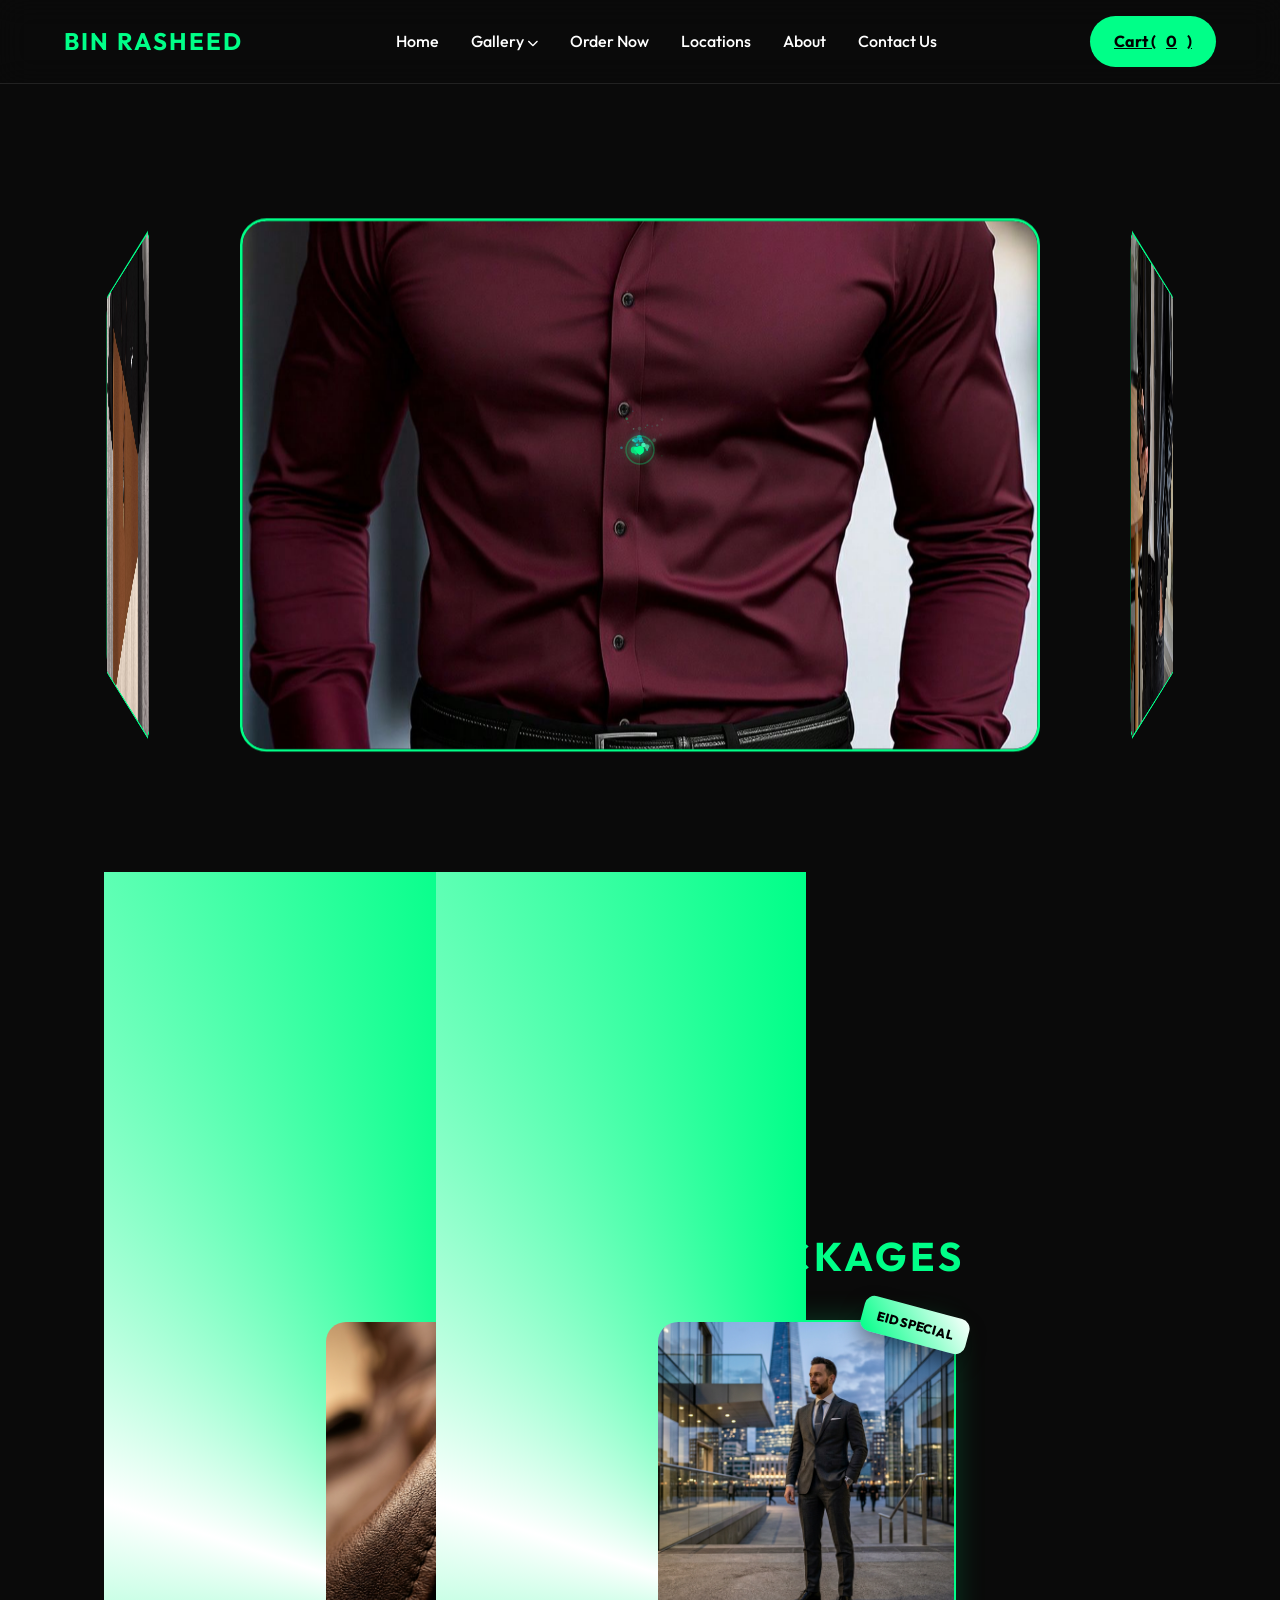
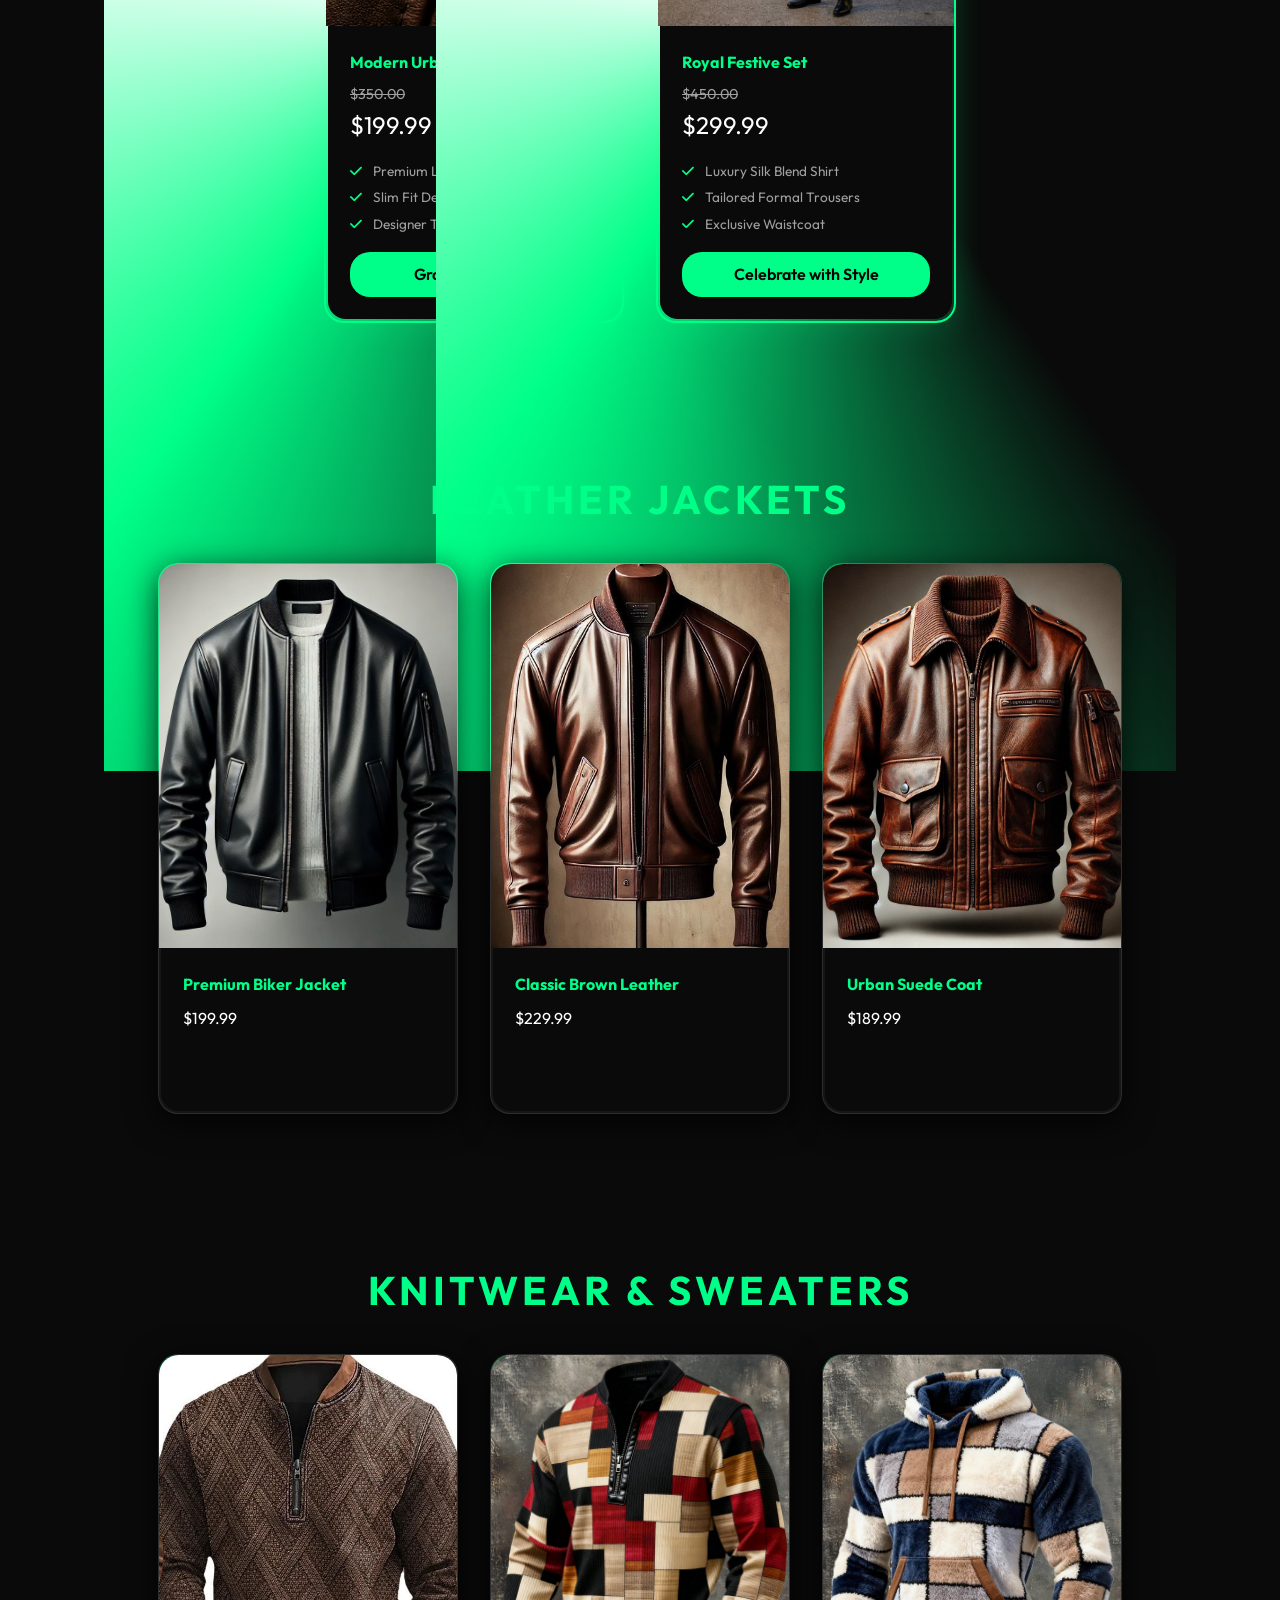
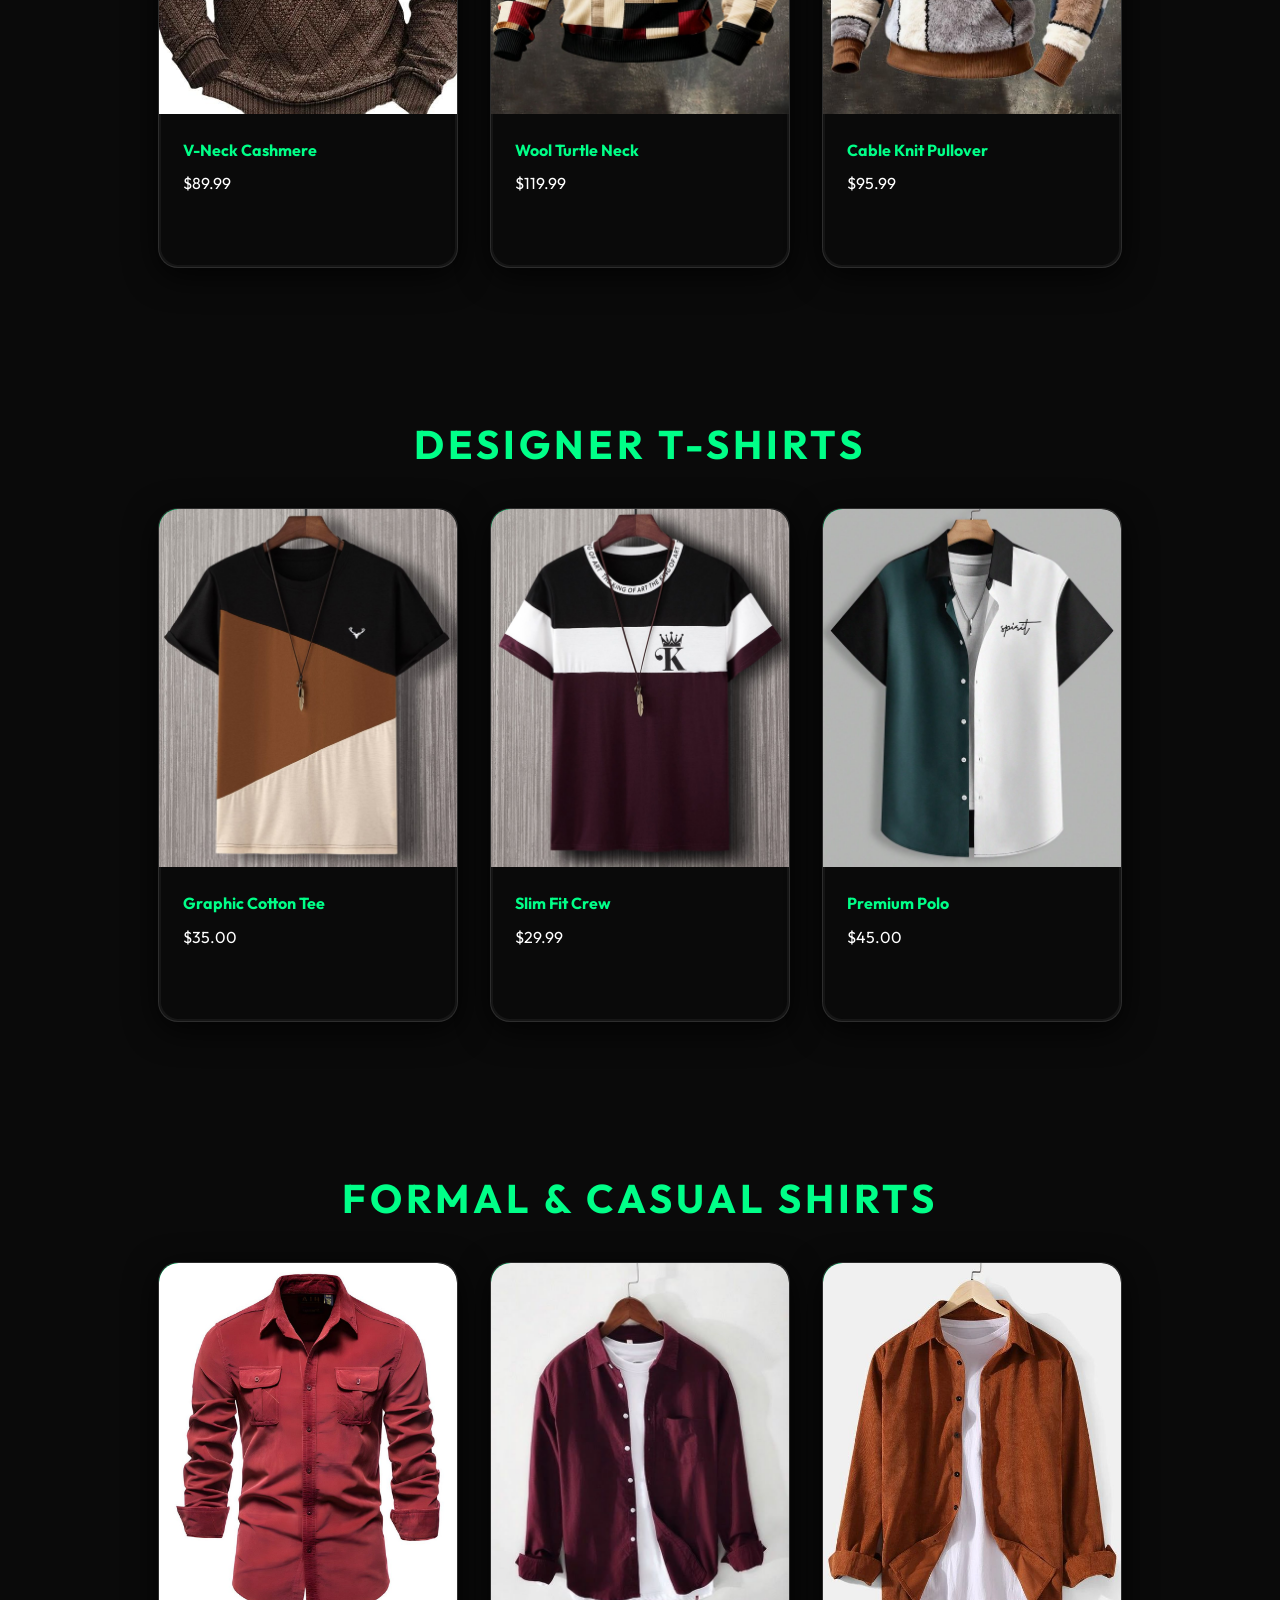
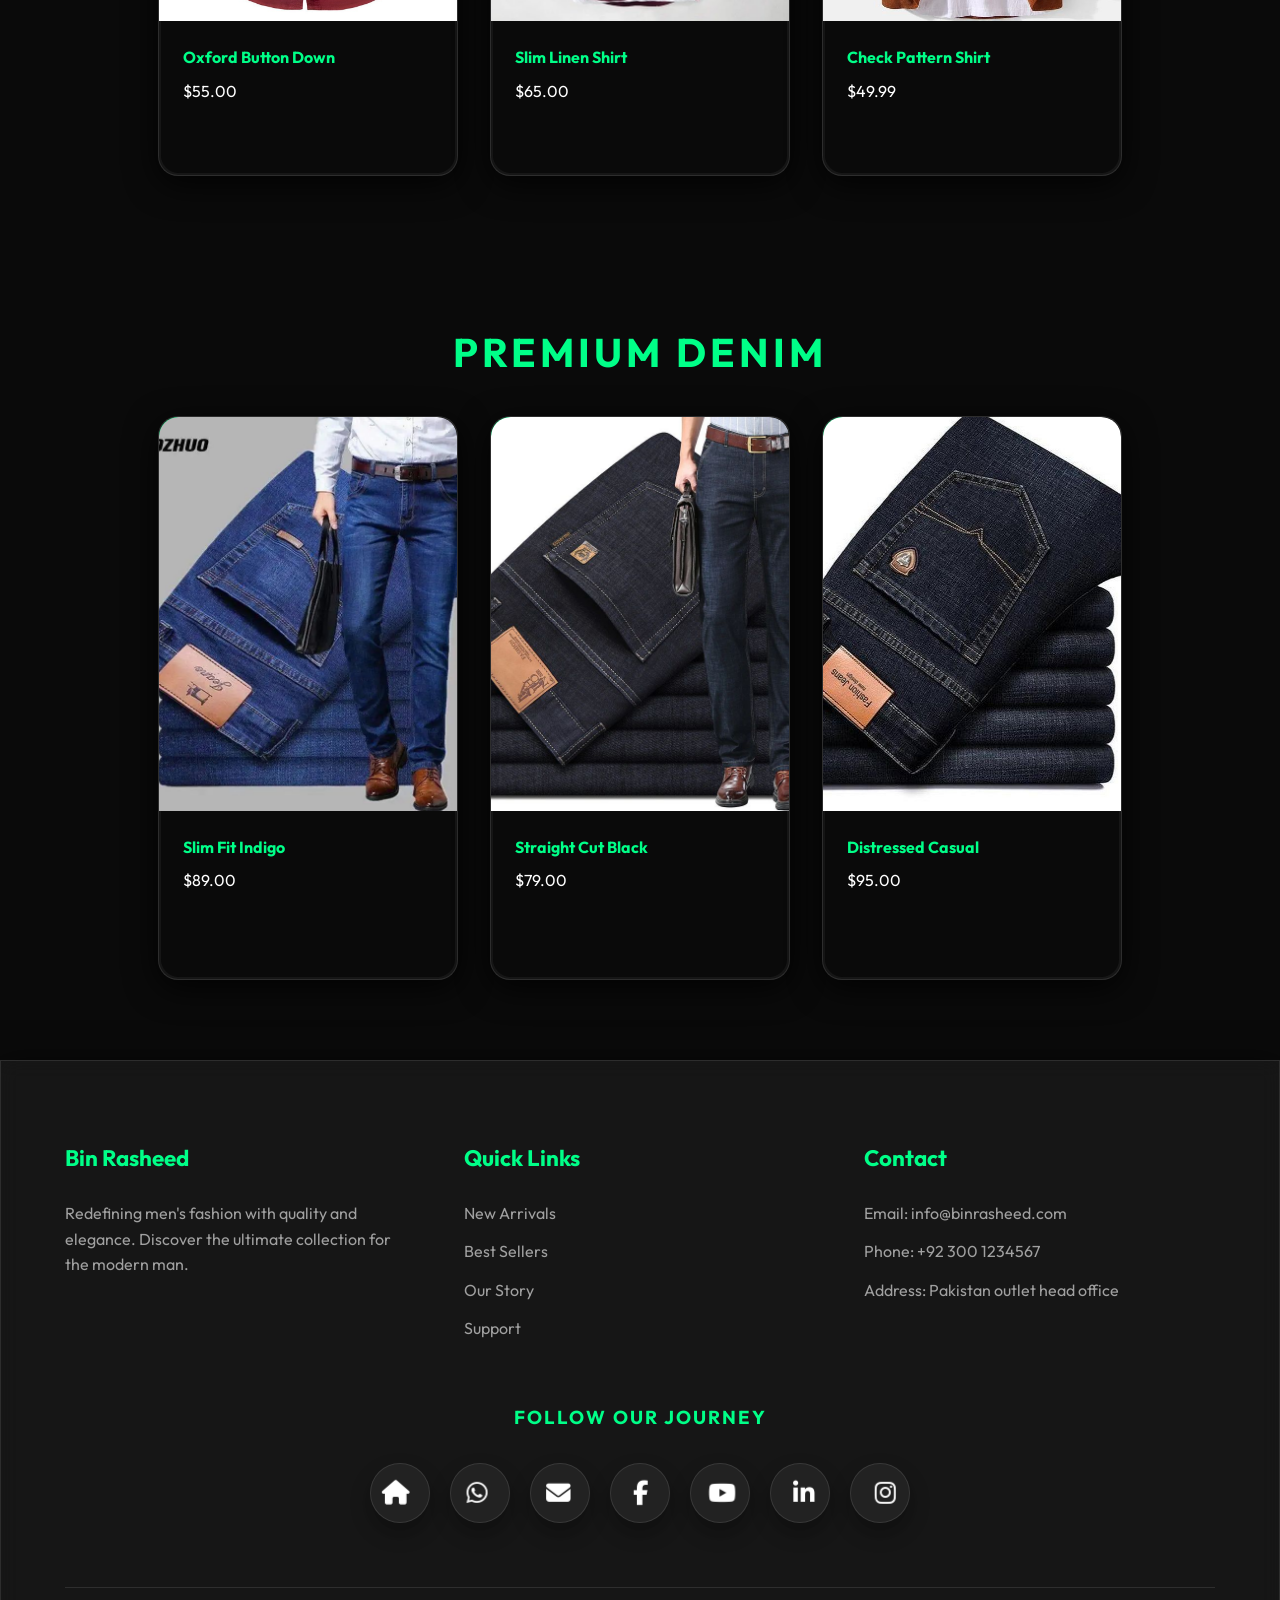
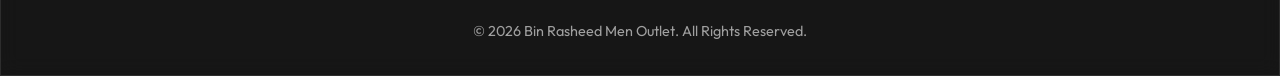
<file: index.html>
<!DOCTYPE html>
<html lang="en">

<head>
    <meta charset="UTF-8">
    <meta name="viewport" content="width=device-width, initial-scale=1.0">
    <title>Bin Rasheed Men Outlet | Official 3D Store</title>
    <link rel="stylesheet" href="style.css">
    <link rel="stylesheet" href="https://cdnjs.cloudflare.com/ajax/libs/font-awesome/6.4.2/css/all.min.css">
</head>

<body>
    <div id="app"></div>
    <nav>
        <div class="logo">Bin Rasheed</div>
        <div class="mobile-toggle">
            <span></span>
            <span></span>
            <span></span>
        </div>
        <ul class="nav-links">
            <li><a href="index.html">Home</a></li>
            <li class="dropdown">
                <a href="gallery.html">Gallery <i class="fas fa-chevron-down" style="font-size: 0.7rem;"></i></a>
                <div class="dropdown-content">
                    <a href="gallery.html#packages" class="dropdown-item">Blessed Friday</a>
                    <a href="gallery.html#packages" class="dropdown-item">Eid Package</a>
                </div>
            </li>
            <li><a href="order.html">Order Now</a></li>
            <li><a href="locations.html">Locations</a></li>
            <li><a href="about.html">About</a></li>
            <li><a href="contact.html">Contact Us</a></li>
        </ul>
        <div class="nav-actions">
            <a href="order.html" class="cart-btn">
                Cart (<span class="cart-count">0</span>)
            </a>
        </div>
    </nav>

    <header class="carousel-container">
        <div class="carousel-stage">
            <!-- 360 Carousel Items -->
            <div class="carousel-item"
                style="transform: rotateY(0deg) translateZ(500px); border-color: var(--primary);">
                <img src="image/cover iamge-1.jpg" alt="Collection 1">
            </div>
            <div class="carousel-item"
                style="transform: rotateY(72deg) translateZ(500px); border-color: var(--primary);">
                <img src="image/cover iamge.jpg" alt="Collection 2">
            </div>
            <div class="carousel-item"
                style="transform: rotateY(144deg) translateZ(500px); border-color: var(--primary);">
                <img src="image/leather jacket image-3.jpg" alt="Collection 3">
            </div>
            <div class="carousel-item"
                style="transform: rotateY(216deg) translateZ(500px); border-color: var(--primary);">
                <img src="image/men Shirt-4.jpg" alt="Collection 4">
            </div>
            <div class="carousel-item"
                style="transform: rotateY(288deg) translateZ(500px); border-color: var(--primary);">
                <img src="image/men T-shirt-1.jpg" alt="Collection 5">
            </div>
        </div>
    </header>

    <main>
        <!-- Add substantial spacing below carousel -->
        <div style="height: 30vh;"></div>

        <!-- Featured Packages Section -->
        <section id="featured-packages">
            <h2 class="section-title">Limited Edition Packages</h2>
            <div class="product-grid">
                <!-- Blessed Friday Package -->
                <div class="card-3d glass package-card">
                    <span class="premium-badge">Blessed Friday</span>
                    <div class="card-img-container">
                        <img src="image/premium_quality.png" alt="Blessed Friday Bundle">
                    </div>
                    <div class="card-info">
                        <h4>Modern Urban Bundle</h4>
                        <p style="text-decoration: line-through; color: var(--text-muted); font-size: 0.9rem;">$350.00
                        </p>
                        <p style="font-size: 1.5rem; color: #fff;">$199.99</p>
                        <ul class="package-features">
                            <li><i class="fas fa-check"></i> Premium Leather Jacket</li>
                            <li><i class="fas fa-check"></i> Slim Fit Denim</li>
                            <li><i class="fas fa-check"></i> Designer T-Shirt</li>
                        </ul>
                        <a href="order.html" class="order-btn"
                            style="text-decoration: none; text-align: center; display: block;">Grab This Bundle</a>
                    </div>
                </div>

                <!-- Eid Package -->
                <div class="card-3d glass package-card">
                    <span class="premium-badge">Eid Special</span>
                    <div class="card-img-container">
                        <img src="image/modern_fit.png" alt="Eid Festive Suit">
                    </div>
                    <div class="card-info">
                        <h4>Royal Festive Set</h4>
                        <p style="text-decoration: line-through; color: var(--text-muted); font-size: 0.9rem;">$450.00
                        </p>
                        <p style="font-size: 1.5rem; color: #fff;">$299.99</p>
                        <ul class="package-features">
                            <li><i class="fas fa-check"></i> Luxury Silk Blend Shirt</li>
                            <li><i class="fas fa-check"></i> Tailored Formal Trousers</li>
                            <li><i class="fas fa-check"></i> Exclusive Waistcoat</li>
                        </ul>
                        <a href="order.html" class="order-btn"
                            style="text-decoration: none; text-align: center; display: block;">Celebrate with Style</a>
                    </div>
                </div>
            </div>
        </section>

        <!-- Jacket Section -->
        <section id="jackets">
            <h2 class="section-title">Leather Jackets</h2>
            <div class="product-grid">
                <div class="card-3d glass">
                    <div class="card-img-container">
                        <img src="image/leather jacket image-1.jpg" alt="Leather Jacket 1">
                    </div>
                    <div class="card-info">
                        <h4>Premium Biker Jacket</h4>
                        <p>$199.99</p>
                    </div>
                </div>
                <div class="card-3d glass">
                    <div class="card-img-container">
                        <img src="image/leather jacket image-2.jpg" alt="Leather Jacket 2">
                    </div>
                    <div class="card-info">
                        <h4>Classic Brown Leather</h4>
                        <p>$229.99</p>
                    </div>
                </div>
                <div class="card-3d glass">
                    <div class="card-img-container">
                        <img src="image/leather jacket image-3.jpg" alt="Leather Jacket 3">
                    </div>
                    <div class="card-info">
                        <h4>Urban Suede Coat</h4>
                        <p>$189.99</p>
                    </div>
                </div>
            </div>
        </section>

        <!-- Sweater Section -->
        <section id="sweaters">
            <h2 class="section-title">Knitwear & Sweaters</h2>
            <div class="product-grid">
                <div class="card-3d glass">
                    <div class="card-img-container">
                        <img src="image/men sweater image-1.jpg" alt="Sweater 1">
                    </div>
                    <div class="card-info">
                        <h4>V-Neck Cashmere</h4>
                        <p>$89.99</p>
                    </div>
                </div>
                <div class="card-3d glass">
                    <div class="card-img-container">
                        <img src="image/men sweater image-2.jpg" alt="Sweater 2">
                    </div>
                    <div class="card-info">
                        <h4>Wool Turtle Neck</h4>
                        <p>$119.99</p>
                    </div>
                </div>
                <div class="card-3d glass">
                    <div class="card-img-container">
                        <img src="image/men sweater image-3.jpg" alt="Sweater 3">
                    </div>
                    <div class="card-info">
                        <h4>Cable Knit Pullover</h4>
                        <p>$95.99</p>
                    </div>
                </div>
            </div>
        </section>

        <!-- T-Shirts Section -->
        <section id="tshirts">
            <h2 class="section-title">Designer T-Shirts</h2>
            <div class="product-grid">
                <div class="card-3d glass">
                    <div class="card-img-container">
                        <img src="image/men T-shirt-1.jpg" alt="T-Shirt 1">
                    </div>
                    <div class="card-info">
                        <h4>Graphic Cotton Tee</h4>
                        <p>$35.00</p>
                    </div>
                </div>
                <div class="card-3d glass">
                    <div class="card-img-container">
                        <img src="image/men T-shirt-2.jpg" alt="T-Shirt 2">
                    </div>
                    <div class="card-info">
                        <h4>Slim Fit Crew</h4>
                        <p>$29.99</p>
                    </div>
                </div>
                <div class="card-3d glass">
                    <div class="card-img-container">
                        <img src="image/men T-shirt-3.jpg" alt="T-Shirt 3">
                    </div>
                    <div class="card-info">
                        <h4>Premium Polo</h4>
                        <p>$45.00</p>
                    </div>
                </div>
            </div>
        </section>

        <!-- Shirts Section -->
        <section id="shirts">
            <h2 class="section-title">Formal & Casual Shirts</h2>
            <div class="product-grid">
                <div class="card-3d glass">
                    <div class="card-img-container">
                        <img src="image/men Shirt-1.jpg" alt="Shirt 1">
                    </div>
                    <div class="card-info">
                        <h4>Oxford Button Down</h4>
                        <p>$55.00</p>
                    </div>
                </div>
                <div class="card-3d glass">
                    <div class="card-img-container">
                        <img src="image/men Shirt-2.jpg" alt="Shirt 2">
                    </div>
                    <div class="card-info">
                        <h4>Slim Linen Shirt</h4>
                        <p>$65.00</p>
                    </div>
                </div>
                <div class="card-3d glass">
                    <div class="card-img-container">
                        <img src="image/men Shirt-3.jpg" alt="Shirt 3">
                    </div>
                    <div class="card-info">
                        <h4>Check Pattern Shirt</h4>
                        <p>$49.99</p>
                    </div>
                </div>
            </div>
        </section>

        <!-- Jeans Section -->
        <section id="jeans">
            <h2 class="section-title">Premium Denim</h2>
            <div class="product-grid">
                <div class="card-3d glass">
                    <div class="card-img-container">
                        <img src="image/men jeans-1.jpg" alt="Jean 1">
                    </div>
                    <div class="card-info">
                        <h4>Slim Fit Indigo</h4>
                        <p>$89.00</p>
                    </div>
                </div>
                <div class="card-3d glass">
                    <div class="card-img-container">
                        <img src="image/men jeans-2.jpg" alt="Jean 2">
                    </div>
                    <div class="card-info">
                        <h4>Straight Cut Black</h4>
                        <p>$79.00</p>
                    </div>
                </div>
                <div class="card-3d glass">
                    <div class="card-img-container">
                        <img src="image/men jeans-3.jpg" alt="Jean 3">
                    </div>
                    <div class="card-info">
                        <h4>Distressed Casual</h4>
                        <p>$95.00</p>
                    </div>
                </div>
            </div>
        </section>
    </main>

    <footer class="glass">
        <div class="footer-content">
            <div class="footer-section">
                <h3>Bin Rasheed</h3>
                <p>Redefining men's fashion with quality and elegance. Discover the ultimate collection for the modern
                    man.</p>
            </div>
            <div class="footer-section">
                <h3>Quick Links</h3>
                <a href="gallery.html">New Arrivals</a>
                <a href="order.html">Best Sellers</a>
                <a href="about.html">Our Story</a>
                <a href="contact.html">Support</a>
            </div>
            <div class="footer-section">
                <h3>Contact</h3>
                <p>Email: info@binrasheed.com</p>
                <p>Phone: +92 300 1234567</p>
                <p>Address: Pakistan outlet head office</p>
            </div>
        </div>

        <div class="social-links-container" style="width: 100%; text-align: center; margin-top: 3rem;">
            <h3 style="color: var(--primary); margin-bottom: 1rem; text-transform: uppercase; letter-spacing: 2px;">
                Follow Our Journey</h3>
            <div class="social-links">
                <a href="index.html" class="social-icon home-link" title="Home"><i class="fas fa-house"></i></a>
                <a href="https://wa.me/923001234567" class="social-icon" target="_blank" rel="noopener noreferrer" title="WhatsApp"><i class="fab fa-whatsapp"></i></a>
                <a href="mailto:info@binrasheed.com" class="social-icon" title="Email"><i class="fas fa-envelope"></i></a>
                <a href="https://www.facebook.com" class="social-icon" target="_blank" rel="noopener noreferrer" title="Facebook"><i class="fab fa-facebook-f"></i></a>
                <a href="https://www.youtube.com" class="social-icon" target="_blank" rel="noopener noreferrer" title="YouTube"><i class="fab fa-youtube"></i></a>
                <a href="https://www.linkedin.com" class="social-icon" target="_blank" rel="noopener noreferrer" title="LinkedIn"><i class="fab fa-linkedin-in"></i></a>
                <a href="https://www.instagram.com" class="social-icon" target="_blank" rel="noopener noreferrer" title="Instagram"><i class="fab fa-instagram"></i></a>
            </div>
        </div>
        <div class="footer-bottom">
            <p>&copy; 2026 Bin Rasheed Men Outlet. All Rights Reserved.</p>
        </div>
    </footer>

    <script src="app.js"></script>
</body>

</html>
</file>
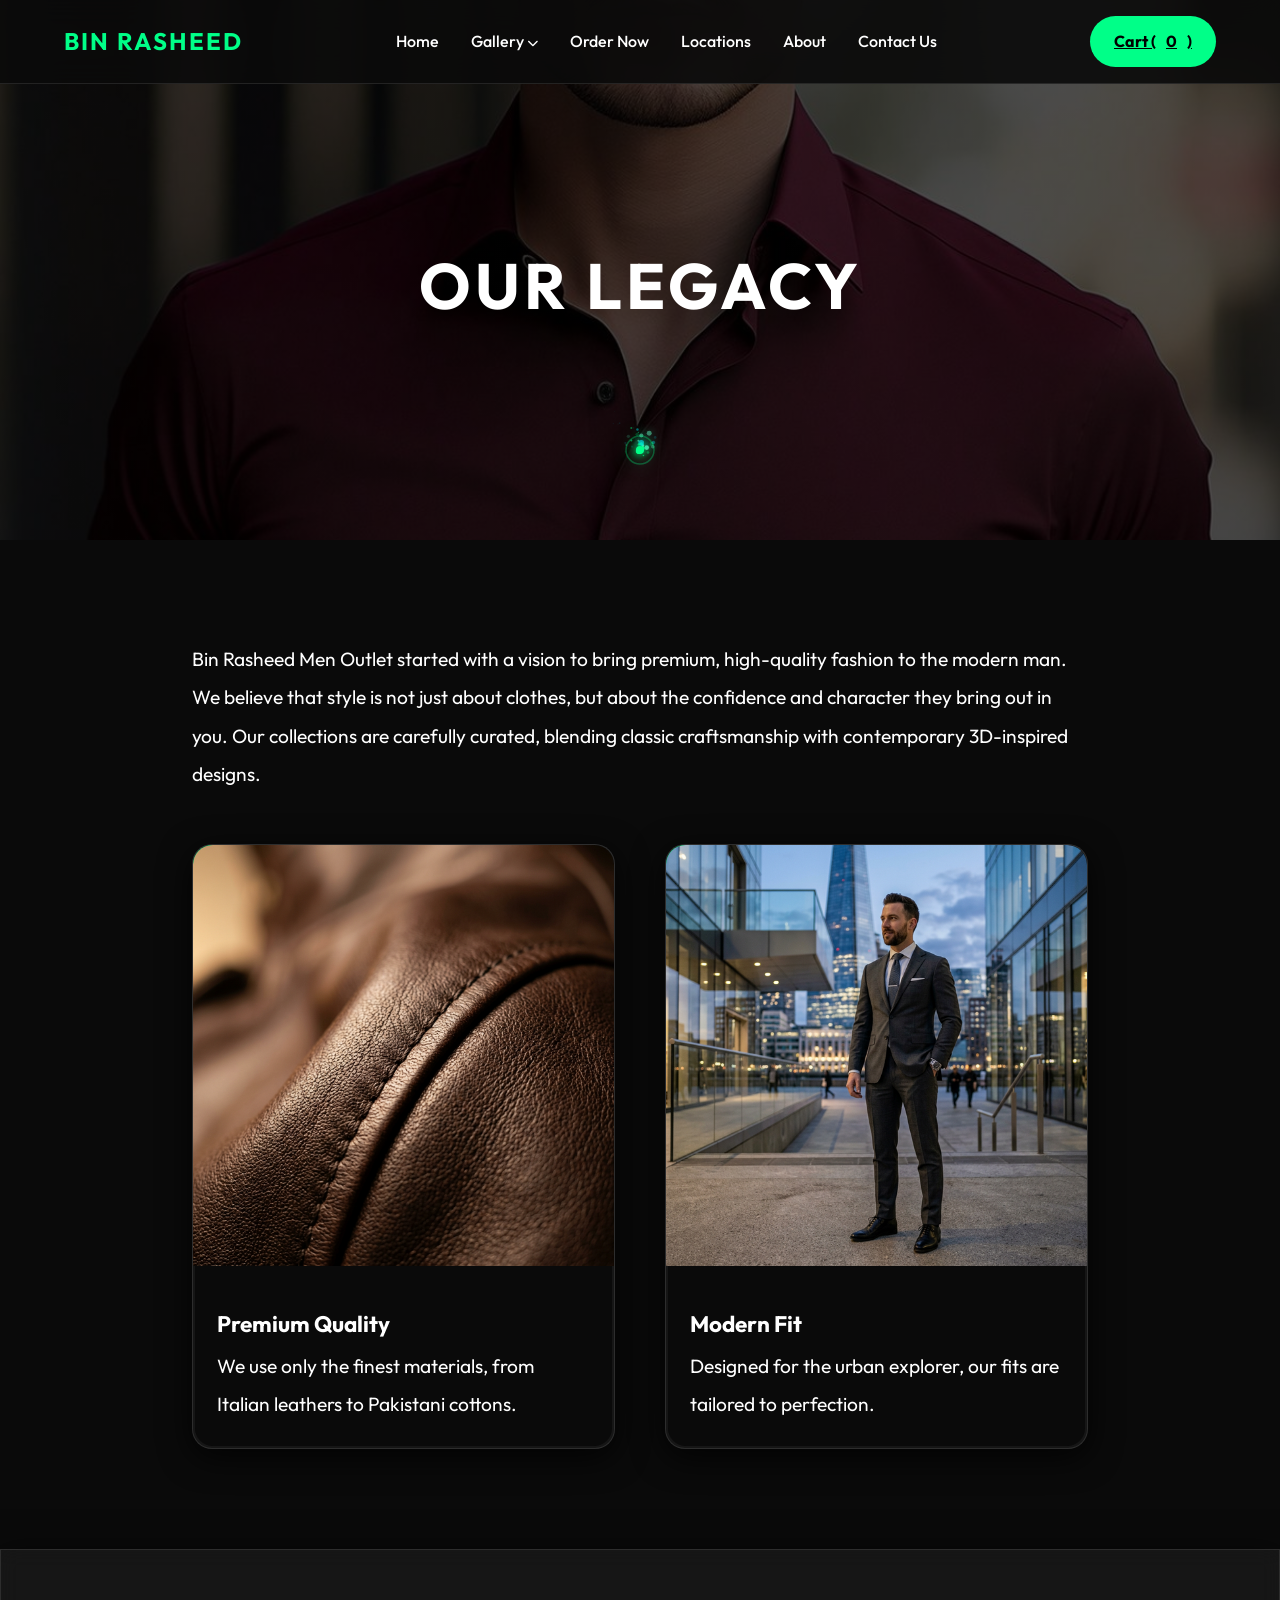
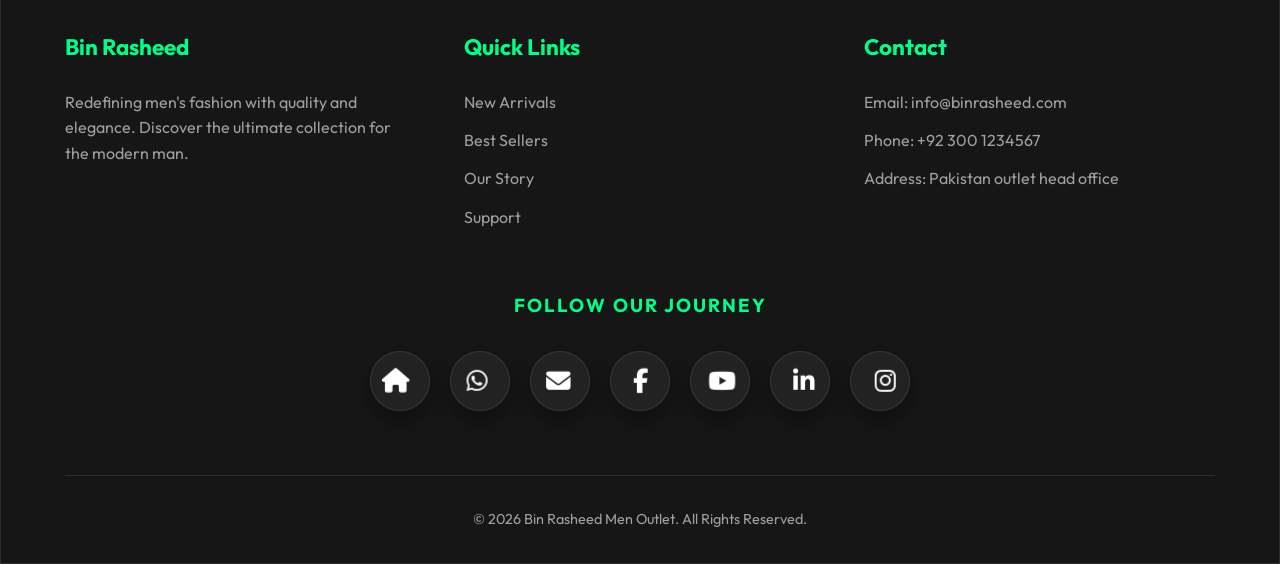
<file: about.html>
<!DOCTYPE html>
<html lang="en">

<head>
    <meta charset="UTF-8">
    <meta name="viewport" content="width=device-width, initial-scale=1.0">
    <title>About Us | Bin Rasheed Men Outlet</title>
    <link rel="stylesheet" href="style.css">
    <link rel="stylesheet" href="https://cdnjs.cloudflare.com/ajax/libs/font-awesome/6.4.2/css/all.min.css">
    <style>
        .about-hero {
            height: 60vh;
            display: flex;
            justify-content: center;
            align-items: center;
            background: linear-gradient(rgba(0, 0, 0, 0.7), rgba(0, 0, 0, 0.7)), url('image/cover iamge-1.jpg');
            background-size: cover;
            background-attachment: fixed;
            text-align: center;
        }

        .about-content {
            padding: 100px 15%;
            font-size: 1.2rem;
            line-height: 2;
        }

        .brand-milestone {
            display: grid;
            grid-template-columns: 1fr 1fr;
            gap: 50px;
            align-items: center;
            margin-top: 50px;
        }
    </style>
</head>

<body>
    <div id="app"></div>
    <nav>
        <div class="logo">Bin Rasheed</div>
        <div class="mobile-toggle">
            <span></span>
            <span></span>
            <span></span>
        </div>
        <ul class="nav-links">
            <li><a href="index.html">Home</a></li>
            <li class="dropdown">
                <a href="gallery.html">Gallery <i class="fas fa-chevron-down" style="font-size: 0.7rem;"></i></a>
                <div class="dropdown-content">
                    <a href="gallery.html#packages" class="dropdown-item">Blessed Friday</a>
                    <a href="gallery.html#packages" class="dropdown-item">Eid Package</a>
                </div>
            </li>
            <li><a href="order.html">Order Now</a></li>
            <li><a href="locations.html">Locations</a></li>
            <li><a href="about.html">About</a></li>
            <li><a href="contact.html">Contact Us</a></li>
        </ul>
        <div class="nav-actions">
            <a href="order.html" class="cart-btn">
                Cart (<span class="cart-count">0</span>)
            </a>
        </div>
    </nav>

    <div class="about-hero">
        <h1 class="section-title" style="color: white; font-size: 4rem;">Our Legacy</h1>
    </div>

    <div class="about-content">
        <p>Bin Rasheed Men Outlet started with a vision to bring premium, high-quality fashion to the modern man. We
            believe that style is not just about clothes, but about the confidence and character they bring out in you.
            Our collections are carefully curated, blending classic craftsmanship with contemporary 3D-inspired designs.
        </p>

        <div class="brand-milestone">
            <div class="card-3d glass">
                <div class="card-img-container">
                    <img src="image/premium_quality.png" alt="Premium Quality">
                </div>
                <div class="card-info">
                    <h3>Premium Quality</h3>
                    <p>We use only the finest materials, from Italian leathers to Pakistani cottons.</p>
                </div>
            </div>
            <div class="card-3d glass">
                <div class="card-img-container">
                    <img src="image/modern_fit.png" alt="Modern Fit">
                </div>
                <div class="card-info">
                    <h3>Modern Fit</h3>
                    <p>Designed for the urban explorer, our fits are tailored to perfection.</p>
                </div>
            </div>
        </div>
    </div>

    <footer class="glass">
        <div class="footer-content">
            <div class="footer-section">
                <h3>Bin Rasheed</h3>
                <p>Redefining men's fashion with quality and elegance. Discover the ultimate collection for the modern
                    man.</p>
            </div>
            <div class="footer-section">
                <h3>Quick Links</h3>
                <a href="gallery.html">New Arrivals</a>
                <a href="order.html">Best Sellers</a>
                <a href="about.html">Our Story</a>
                <a href="contact.html">Support</a>
            </div>
            <div class="footer-section">
                <h3>Contact</h3>
                <p>Email: info@binrasheed.com</p>
                <p>Phone: +92 300 1234567</p>
                <p>Address: Pakistan outlet head office</p>
            </div>
        </div>

        <div class="social-links-container" style="width: 100%; text-align: center; margin-top: 3rem;">
            <h3 style="color: var(--primary); margin-bottom: 1rem; text-transform: uppercase; letter-spacing: 2px;">
                Follow Our Journey</h3>
            <div class="social-links">
                <a href="index.html" class="social-icon home-link" title="Home"><i class="fas fa-house"></i></a>
                <a href="https://wa.me/923001234567" class="social-icon" target="_blank" rel="noopener noreferrer" title="WhatsApp"><i class="fab fa-whatsapp"></i></a>
                <a href="mailto:info@binrasheed.com" class="social-icon" title="Email"><i class="fas fa-envelope"></i></a>
                <a href="https://www.facebook.com" class="social-icon" target="_blank" rel="noopener noreferrer" title="Facebook"><i class="fab fa-facebook-f"></i></a>
                <a href="https://www.youtube.com" class="social-icon" target="_blank" rel="noopener noreferrer" title="YouTube"><i class="fab fa-youtube"></i></a>
                <a href="https://www.linkedin.com" class="social-icon" target="_blank" rel="noopener noreferrer" title="LinkedIn"><i class="fab fa-linkedin-in"></i></a>
                <a href="https://www.instagram.com" class="social-icon" target="_blank" rel="noopener noreferrer" title="Instagram"><i class="fab fa-instagram"></i></a>
            </div>
        </div>
        <div class="footer-bottom">
            <p>&copy; 2026 Bin Rasheed Men Outlet. All Rights Reserved.</p>
        </div>
    </footer>
    <script src="app.js"></script>
</body>

</html>
</file>
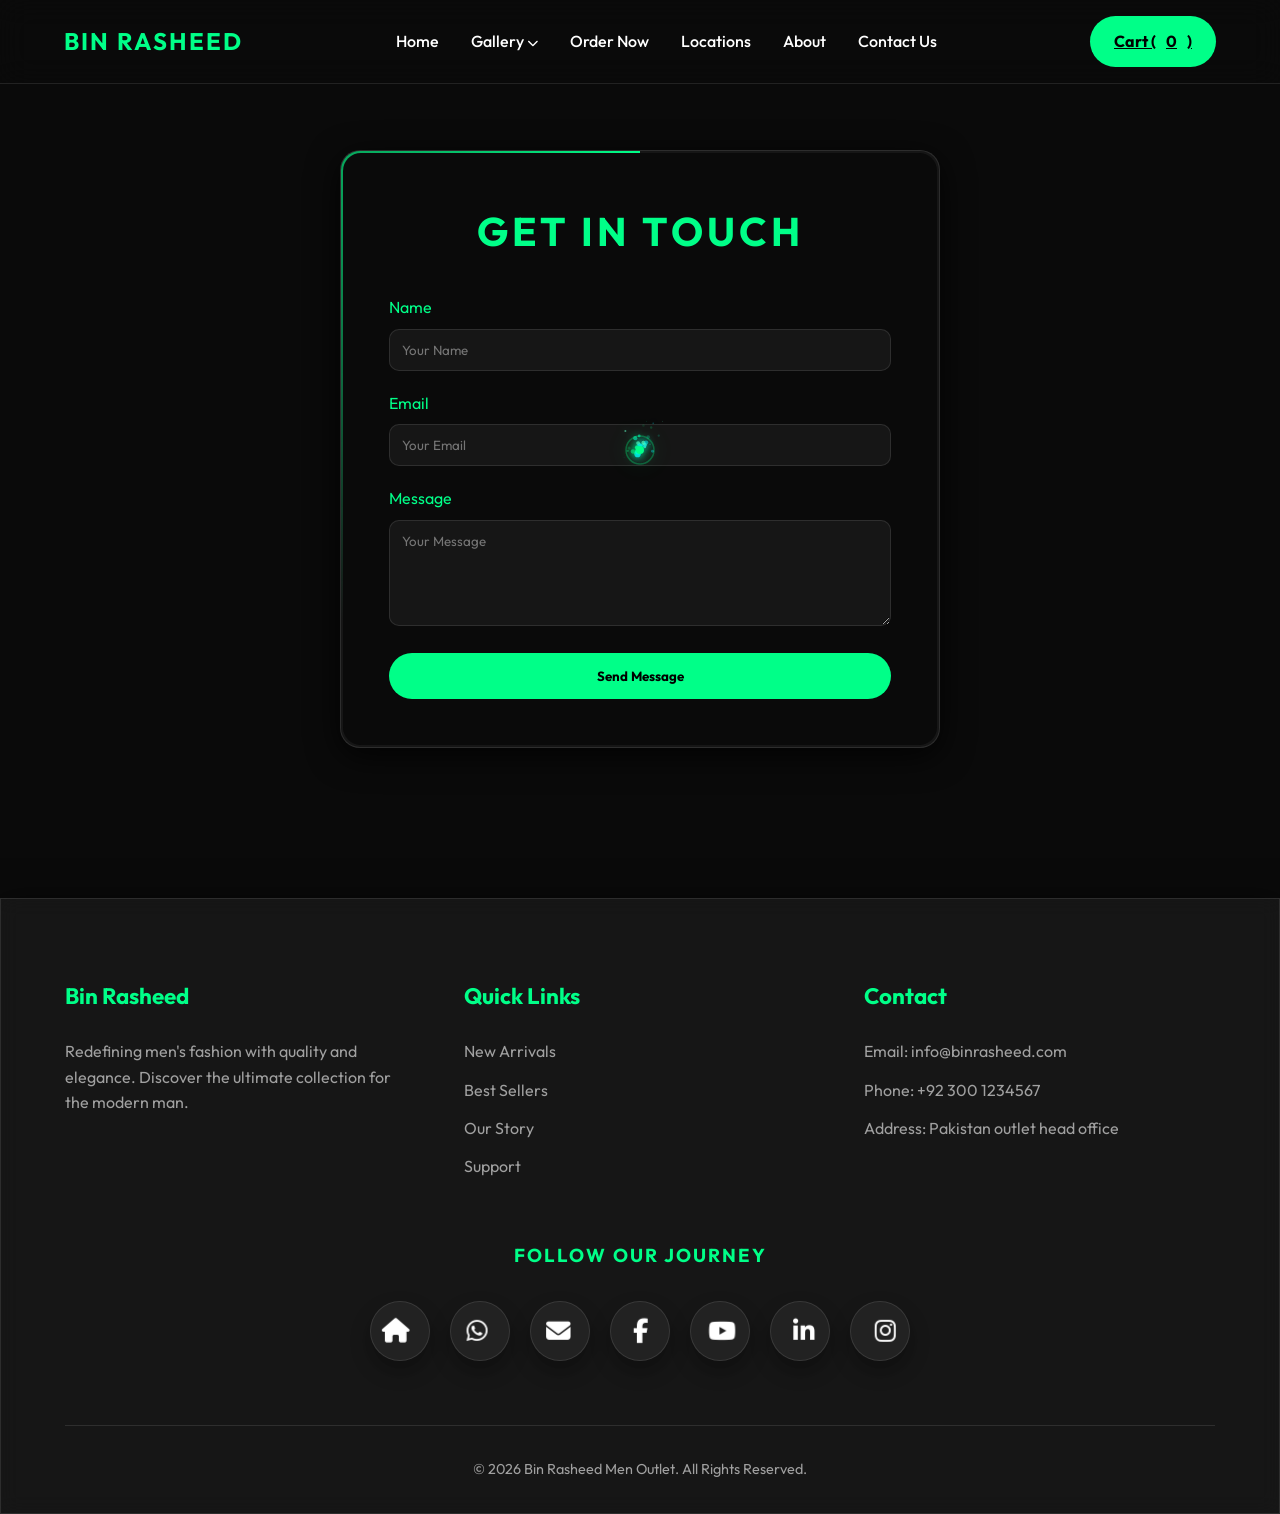
<file: contact.html>
<!DOCTYPE html>
<html lang="en">

<head>
    <meta charset="UTF-8">
    <meta name="viewport" content="width=device-width, initial-scale=1.0">
    <title>Contact Us | Bin Rasheed Men Outlet</title>
    <link rel="stylesheet" href="style.css">
    <link rel="stylesheet" href="https://cdnjs.cloudflare.com/ajax/libs/font-awesome/6.4.2/css/all.min.css">
    <style>
        .contact-container {
            padding: 150px 5%;
            display: flex;
            justify-content: center;
        }

        .contact-form {
            width: 100%;
            max-width: 600px;
            padding: 3rem;
            transform-style: preserve-3d;
        }

        .form-group {
            margin-bottom: 20px;
        }

        .form-group label {
            display: block;
            margin-bottom: 8px;
            color: var(--primary);
        }

        .form-group input,
        .form-group textarea {
            width: 100%;
            padding: 12px;
            background: rgba(255, 255, 255, 0.05);
            border: 1px solid var(--glass-border);
            color: white;
            border-radius: 10px;
            outline: none;
        }

        .submit-btn {
            width: 100%;
            background: var(--primary);
            color: #000;
            padding: 15px;
            border: none;
            border-radius: 30px;
            font-weight: 700;
            cursor: pointer;
            transition: var(--transition);
        }

        .submit-btn:hover {
            transform: scale(1.05);
            background: #fff;
        }
    </style>
</head>

<body>
    <div id="app"></div>
    <nav>
        <div class="logo">Bin Rasheed</div>
        <div class="mobile-toggle">
            <span></span>
            <span></span>
            <span></span>
        </div>
        <ul class="nav-links">
            <li><a href="index.html">Home</a></li>
            <li class="dropdown">
                <a href="gallery.html">Gallery <i class="fas fa-chevron-down" style="font-size: 0.7rem;"></i></a>
                <div class="dropdown-content">
                    <a href="gallery.html#packages" class="dropdown-item">Blessed Friday</a>
                    <a href="gallery.html#packages" class="dropdown-item">Eid Package</a>
                </div>
            </li>
            <li><a href="order.html">Order Now</a></li>
            <li><a href="locations.html">Locations</a></li>
            <li><a href="about.html">About</a></li>
            <li><a href="contact.html">Contact Us</a></li>
        </ul>
        <div class="nav-actions">
            <a href="order.html" class="cart-btn">
                Cart (<span class="cart-count">0</span>)
            </a>
        </div>
    </nav>

    <div class="contact-container">
        <div class="contact-form glass card-3d">
            <h2 class="section-title" style="padding: 0 0 2rem;">Get In Touch</h2>
            <form>
                <div class="form-group">
                    <label>Name</label>
                    <input type="text" placeholder="Your Name">
                </div>
                <div class="form-group">
                    <label>Email</label>
                    <input type="email" placeholder="Your Email">
                </div>
                <div class="form-group">
                    <label>Message</label>
                    <textarea rows="5" placeholder="Your Message"></textarea>
                </div>
                <button type="button" class="submit-btn">Send Message</button>
            </form>
        </div>
    </div>

    <footer class="glass">
        <div class="footer-content">
            <div class="footer-section">
                <h3>Bin Rasheed</h3>
                <p>Redefining men's fashion with quality and elegance. Discover the ultimate collection for the modern
                    man.</p>
            </div>
            <div class="footer-section">
                <h3>Quick Links</h3>
                <a href="gallery.html">New Arrivals</a>
                <a href="order.html">Best Sellers</a>
                <a href="about.html">Our Story</a>
                <a href="contact.html">Support</a>
            </div>
            <div class="footer-section">
                <h3>Contact</h3>
                <p>Email: info@binrasheed.com</p>
                <p>Phone: +92 300 1234567</p>
                <p>Address: Pakistan outlet head office</p>
            </div>
        </div>

        <div class="social-links-container" style="width: 100%; text-align: center; margin-top: 3rem;">
            <h3 style="color: var(--primary); margin-bottom: 1rem; text-transform: uppercase; letter-spacing: 2px;">
                Follow Our Journey</h3>
            <div class="social-links">
                <a href="index.html" class="social-icon home-link" title="Home"><i class="fas fa-house"></i></a>
                <a href="https://wa.me/923001234567" class="social-icon" target="_blank" rel="noopener noreferrer" title="WhatsApp"><i class="fab fa-whatsapp"></i></a>
                <a href="mailto:info@binrasheed.com" class="social-icon" title="Email"><i class="fas fa-envelope"></i></a>
                <a href="https://www.facebook.com" class="social-icon" target="_blank" rel="noopener noreferrer" title="Facebook"><i class="fab fa-facebook-f"></i></a>
                <a href="https://www.youtube.com" class="social-icon" target="_blank" rel="noopener noreferrer" title="YouTube"><i class="fab fa-youtube"></i></a>
                <a href="https://www.linkedin.com" class="social-icon" target="_blank" rel="noopener noreferrer" title="LinkedIn"><i class="fab fa-linkedin-in"></i></a>
                <a href="https://www.instagram.com" class="social-icon" target="_blank" rel="noopener noreferrer" title="Instagram"><i class="fab fa-instagram"></i></a>
            </div>
        </div>
        <div class="footer-bottom">
            <p>&copy; 2026 Bin Rasheed Men Outlet. All Rights Reserved.</p>
        </div>
    </footer>
    <script src="app.js"></script>
</body>

</html>
</file>
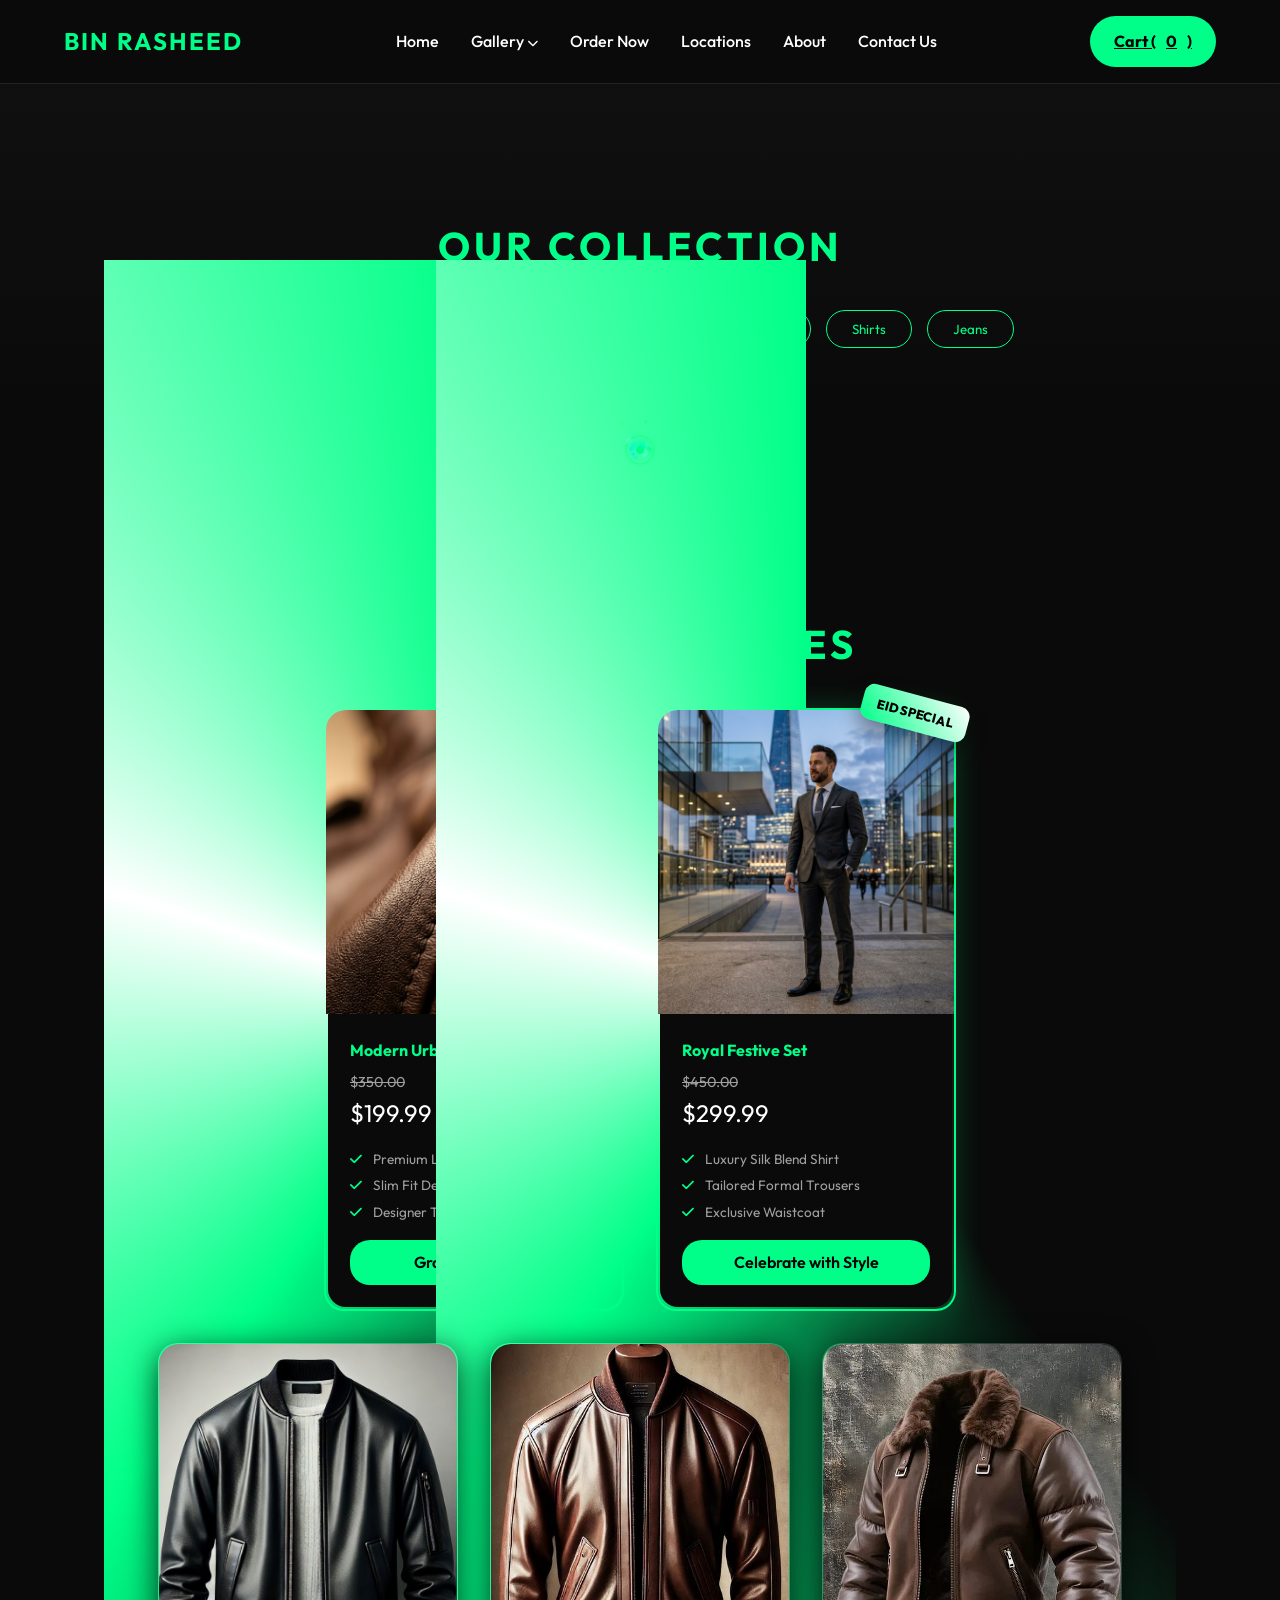
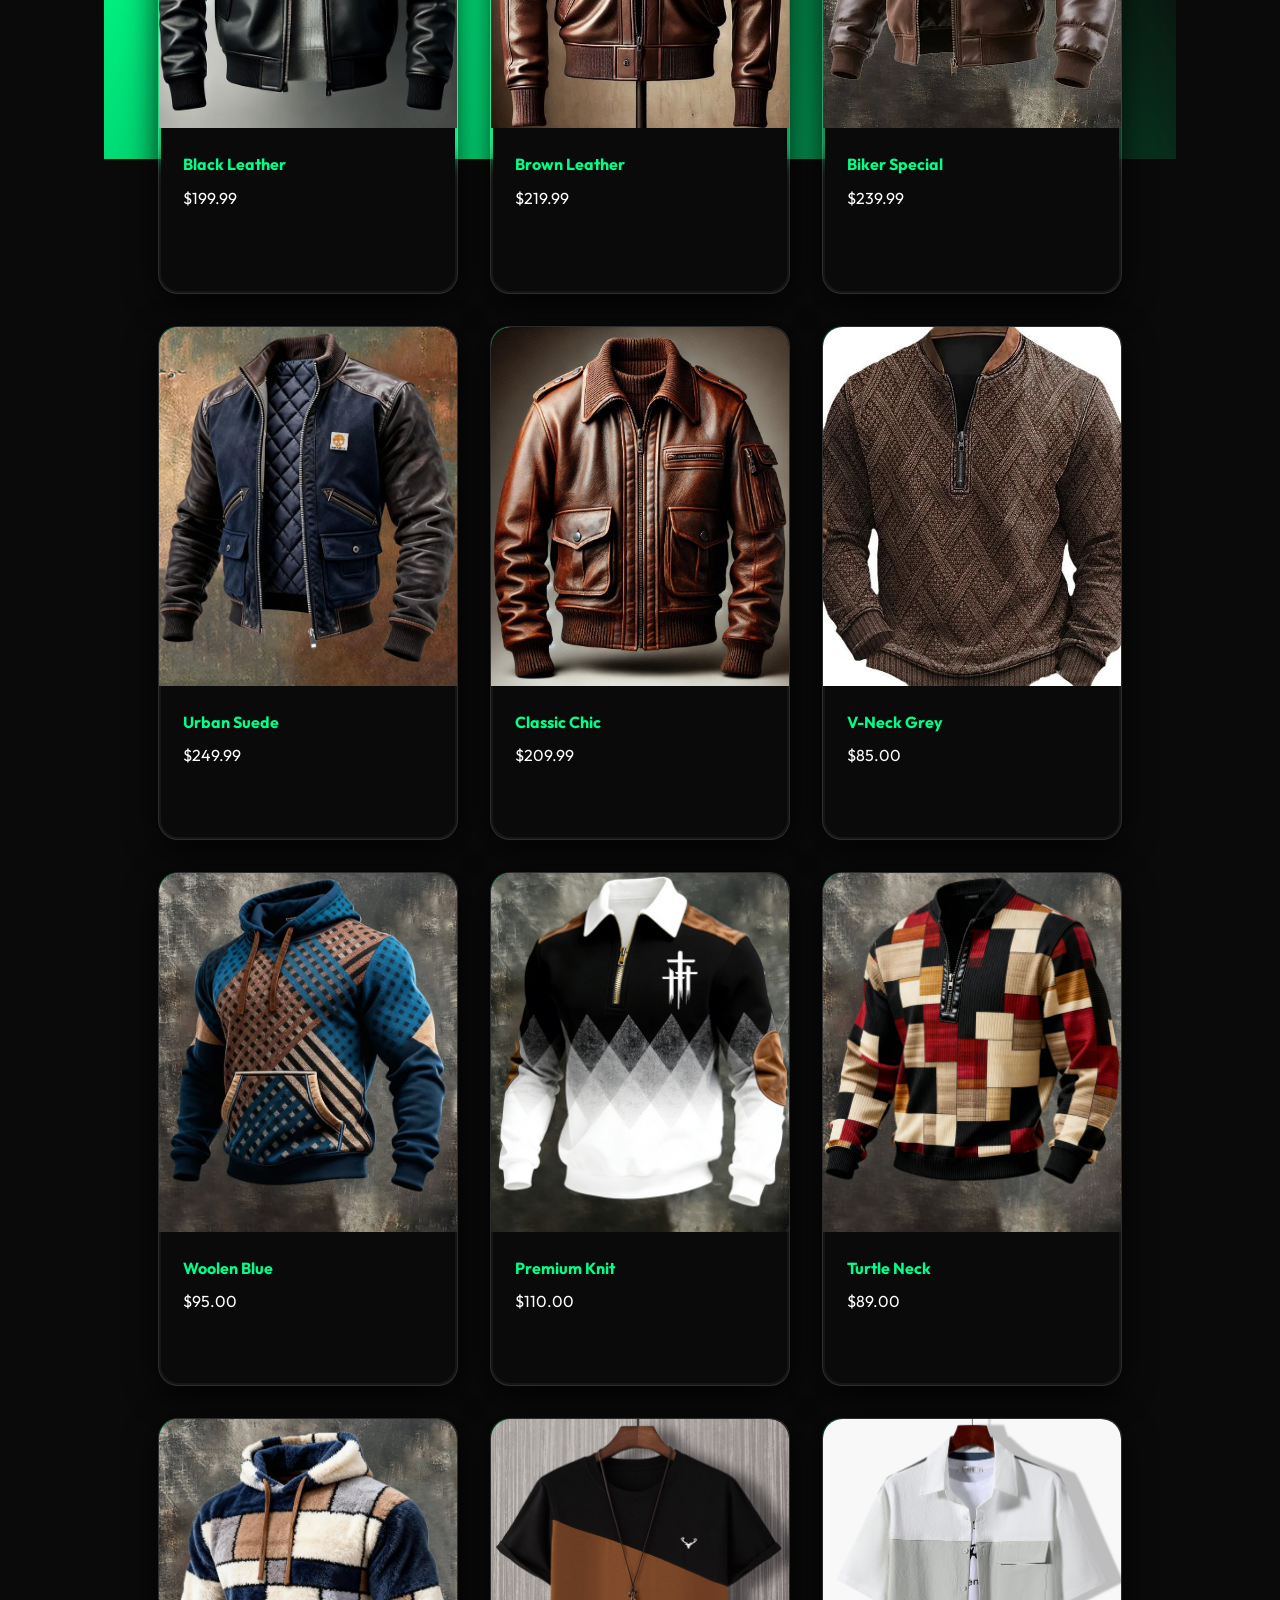
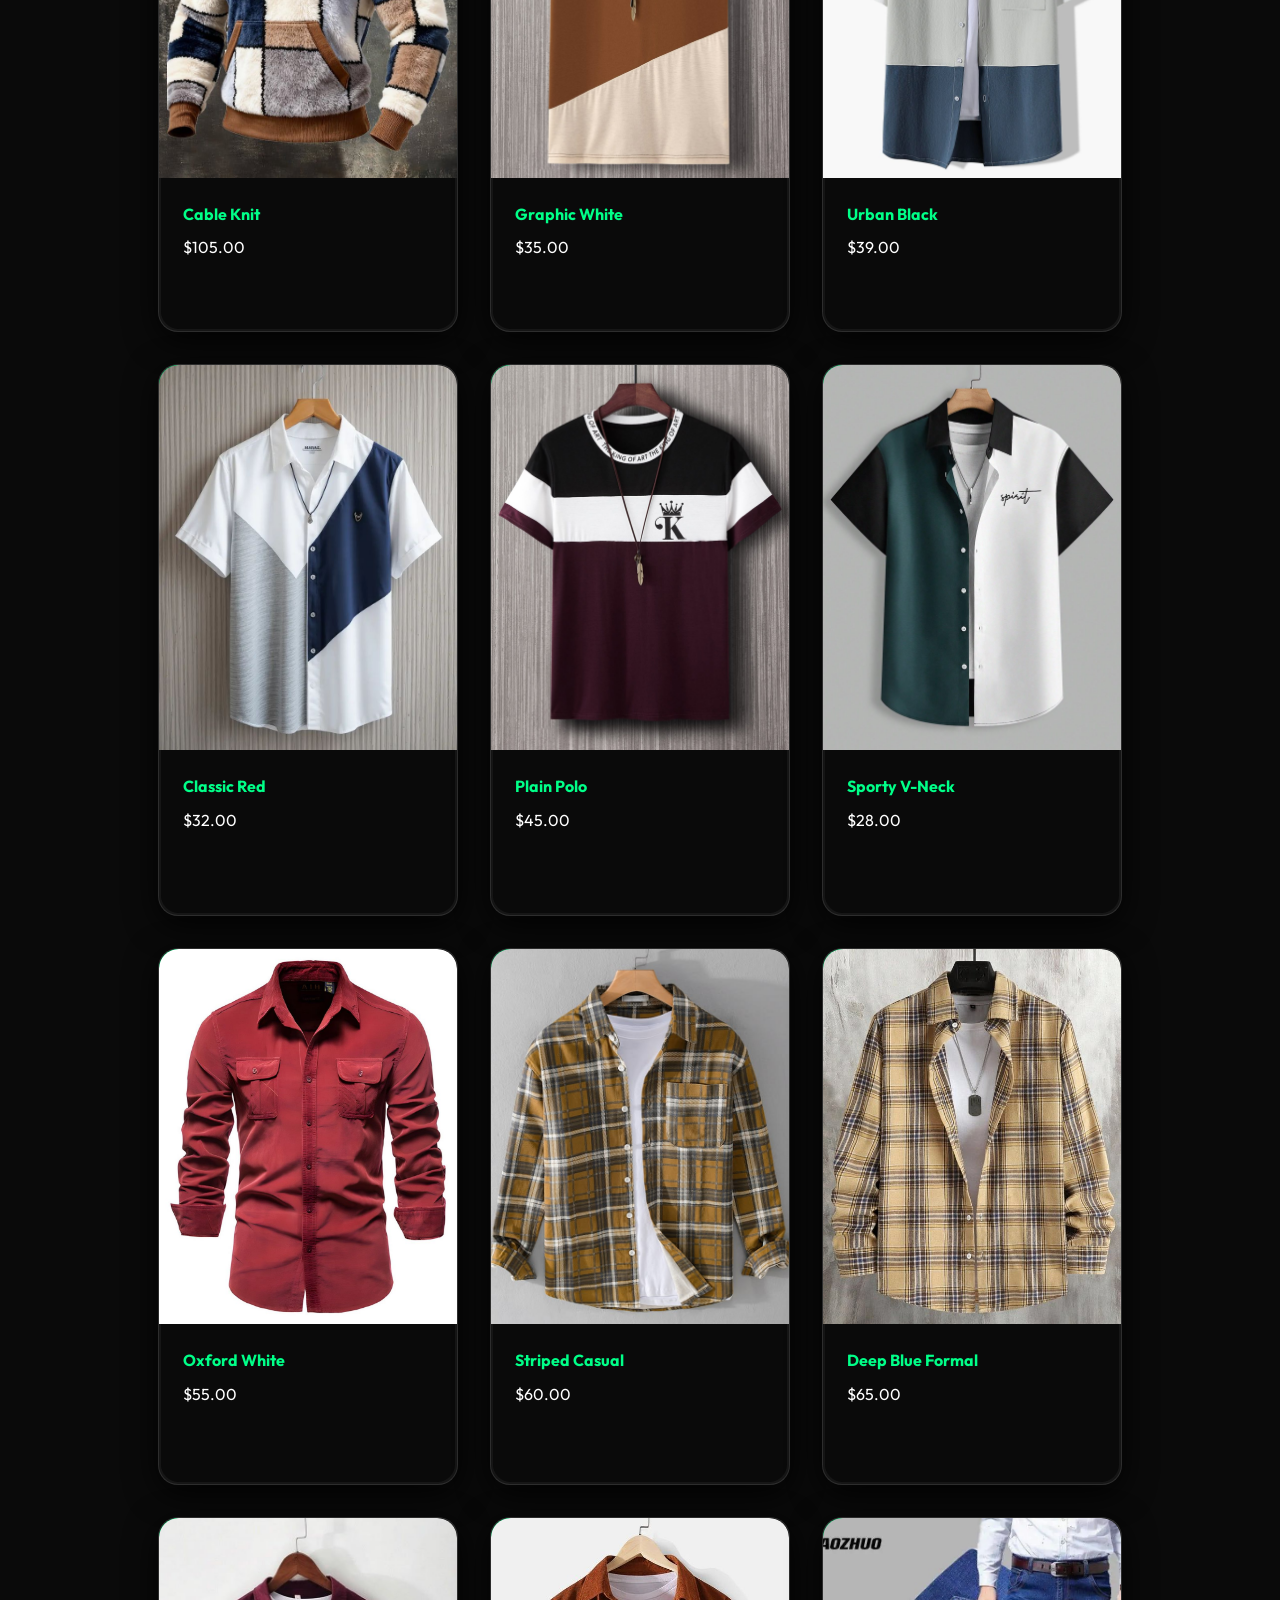
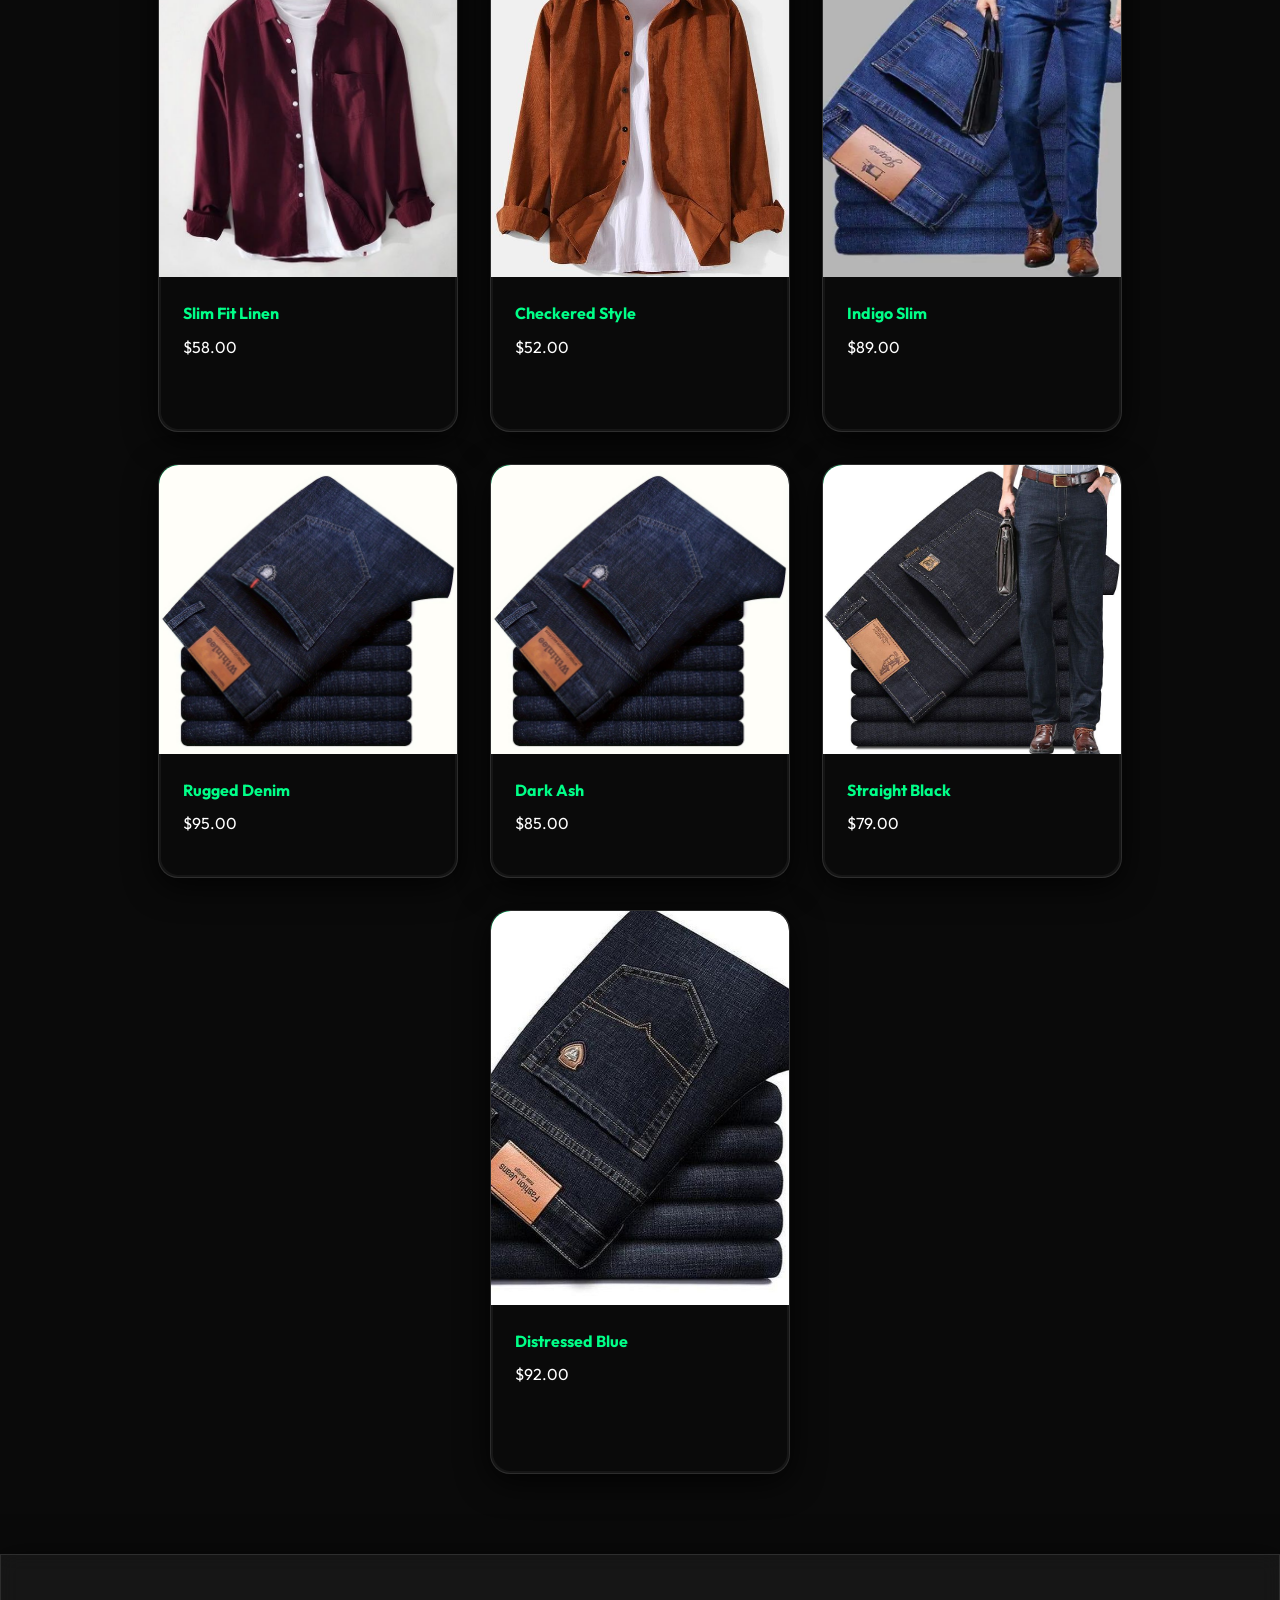
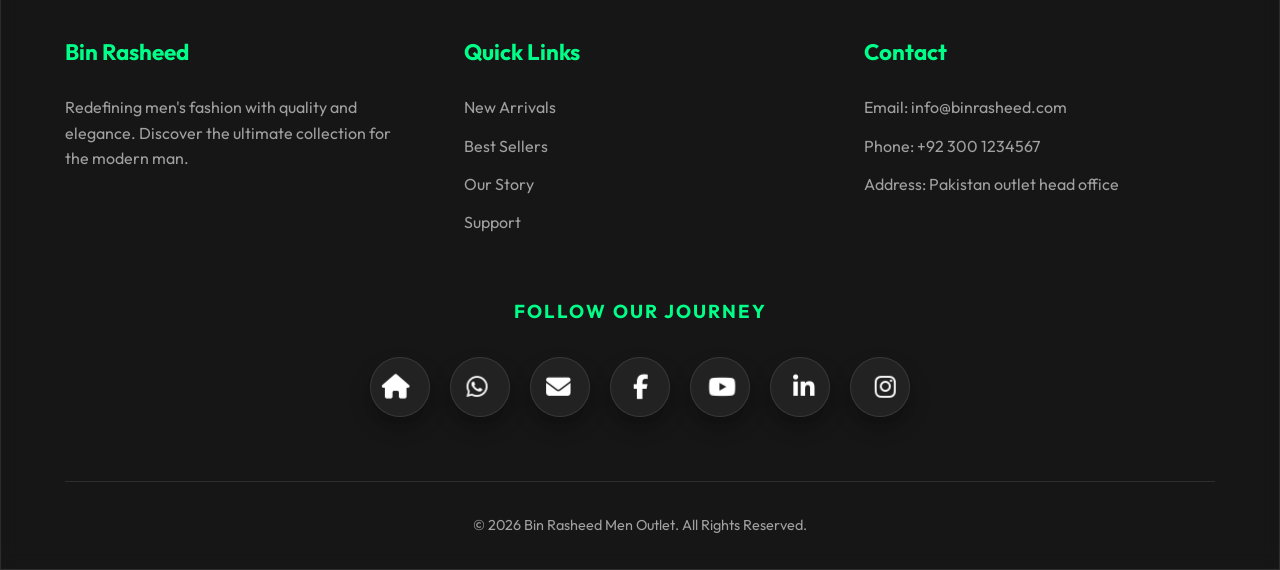
<file: gallery.html>
<!DOCTYPE html>
<html lang="en">

<head>
    <meta charset="UTF-8">
    <meta name="viewport" content="width=device-width, initial-scale=1.0">
    <title>Gallery | Bin Rasheed Men Outlet</title>
    <link rel="stylesheet" href="style.css">
    <link rel="stylesheet" href="https://cdnjs.cloudflare.com/ajax/libs/font-awesome/6.4.2/css/all.min.css">
    <style>
        .gallery-header {
            padding: 150px 5% 50px;
            text-align: center;
            background: linear-gradient(to bottom, #111, #0a0a0a);
        }

        .filter-btns {
            display: flex;
            justify-content: center;
            gap: 15px;
            margin-bottom: 30px;
            flex-wrap: wrap;
        }

        .filter-btn {
            padding: 10px 25px;
            border: 1px solid var(--primary);
            background: transparent;
            color: var(--primary);
            border-radius: 20px;
            cursor: pointer;
            transition: var(--transition);
        }

        .filter-btn.active,
        .filter-btn:hover {
            background: var(--primary);
            color: #000;
        }

        .gallery-item {
            display: flex;
        }
    </style>
</head>

<body>
    <div id="app"></div>
    <nav>
        <div class="logo">Bin Rasheed</div>
        <div class="mobile-toggle">
            <span></span>
            <span></span>
            <span></span>
        </div>
        <ul class="nav-links">
            <li><a href="index.html">Home</a></li>
            <li class="dropdown">
                <a href="gallery.html">Gallery <i class="fas fa-chevron-down" style="font-size: 0.7rem;"></i></a>
                <div class="dropdown-content">
                    <a href="gallery.html#packages" class="dropdown-item">Blessed Friday</a>
                    <a href="gallery.html#packages" class="dropdown-item">Eid Package</a>
                </div>
            </li>
            <li><a href="order.html">Order Now</a></li>
            <li><a href="locations.html">Locations</a></li>
            <li><a href="about.html">About</a></li>
            <li><a href="contact.html">Contact Us</a></li>
        </ul>
        <div class="nav-actions">
            <a href="order.html" class="cart-btn">
                Cart (<span class="cart-count">0</span>)
            </a>
        </div>
    </nav>

    <div class="gallery-header">
        <h1 class="section-title">Our Collection</h1>
        <div class="filter-btns">
            <button class="filter-btn active" data-filter="all">All</button>
            <button class="filter-btn" data-filter="packages">Packages</button>
            <button class="filter-btn" data-filter="jackets">Jackets</button>
            <button class="filter-btn" data-filter="sweaters">Sweaters</button>
            <button class="filter-btn" data-filter="tshirts">T-Shirts</button>
            <button class="filter-btn" data-filter="shirts">Shirts</button>
            <button class="filter-btn" data-filter="jeans">Jeans</button>
        </div>
    </div>

    <main>
        <!-- Premium Packages Section (Dedicated row) -->
        <section id="packages" style="padding-top: 120px;">
            <h2 class="section-title">Premium Bundles</h2>
            <div class="product-grid" style="padding-bottom: 2rem;">
                <div class="card-3d glass gallery-item package-card" data-category="packages">
                    <span class="premium-badge">Blessed Friday</span>
                    <div class="card-img-container">
                        <img src="image/premium_quality.png" alt="Blessed Friday Bundle">
                    </div>
                    <div class="card-info">
                        <h4>Modern Urban Bundle</h4>
                        <p style="text-decoration: line-through; color: var(--text-muted); font-size: 0.9rem;">$350.00
                        </p>
                        <p style="font-size: 1.5rem; color: #fff;">$199.99</p>
                        <ul class="package-features">
                            <li><i class="fas fa-check"></i> Premium Leather Jacket</li>
                            <li><i class="fas fa-check"></i> Slim Fit Denim</li>
                            <li><i class="fas fa-check"></i> Designer T-Shirt</li>
                        </ul>
                        <a href="order.html" class="order-btn">Grab This Bundle</a>
                    </div>
                </div>
                <div class="card-3d glass gallery-item package-card" data-category="packages">
                    <span class="premium-badge">Eid Special</span>
                    <div class="card-img-container">
                        <img src="image/modern_fit.png" alt="Eid Festive Suit">
                    </div>
                    <div class="card-info">
                        <h4>Royal Festive Set</h4>
                        <p style="text-decoration: line-through; color: var(--text-muted); font-size: 0.9rem;">$450.00
                        </p>
                        <p style="font-size: 1.5rem; color: #fff;">$299.99</p>
                        <ul class="package-features">
                            <li><i class="fas fa-check"></i> Luxury Silk Blend Shirt</li>
                            <li><i class="fas fa-check"></i> Tailored Formal Trousers</li>
                            <li><i class="fas fa-check"></i> Exclusive Waistcoat</li>
                        </ul>
                        <a href="order.html" class="order-btn">Celebrate with Style</a>
                    </div>
                </div>
            </div>
        </section>

        <div class="product-grid" id="gallery-grid">
            <!-- Jackets -->
            <div class="card-3d glass gallery-item" data-category="jackets">
                <div class="card-img-container"><img src="image/leather jacket image-1.jpg" alt="Jacket"></div>
                <div class="card-info">
                    <h4>Black Leather</h4>
                    <p>$199.99</p>
                </div>
            </div>
            <div class="card-3d glass gallery-item" data-category="jackets">
                <div class="card-img-container"><img src="image/leather jacket image-2.jpg" alt="Jacket"></div>
                <div class="card-info">
                    <h4>Brown Leather</h4>
                    <p>$219.99</p>
                </div>
            </div>
            <div class="card-3d glass gallery-item" data-category="jackets">
                <div class="card-img-container"><img src="image/leather jacket image-4.jpg" alt="Jacket"></div>
                <div class="card-info">
                    <h4>Biker Special</h4>
                    <p>$239.99</p>
                </div>
            </div>
            <div class="card-3d glass gallery-item" data-category="jackets">
                <div class="card-img-container"><img src="image/leather jacket image-5.jpg" alt="Jacket"></div>
                <div class="card-info">
                    <h4>Urban Suede</h4>
                    <p>$249.99</p>
                </div>
            </div>
            <div class="card-3d glass gallery-item" data-category="jackets">
                <div class="card-img-container"><img src="image/leather jacket image-3.jpg" alt="Jacket"></div>
                <div class="card-info">
                    <h4>Classic Chic</h4>
                    <p>$209.99</p>
                </div>
            </div>

            <!-- Sweaters -->
            <div class="card-3d glass gallery-item" data-category="sweaters">
                <div class="card-img-container"><img src="image/men sweater image-1.jpg" alt="Sweater"></div>
                <div class="card-info">
                    <h4>V-Neck Grey</h4>
                    <p>$85.00</p>
                </div>
            </div>
            <div class="card-3d glass gallery-item" data-category="sweaters">
                <div class="card-img-container"><img src="image/men sweater image-4.jpg" alt="Sweater"></div>
                <div class="card-info">
                    <h4>Woolen Blue</h4>
                    <p>$95.00</p>
                </div>
            </div>
            <div class="card-3d glass gallery-item" data-category="sweaters">
                <div class="card-img-container"><img src="image/men sweater image-5.jpg" alt="Sweater"></div>
                <div class="card-info">
                    <h4>Premium Knit</h4>
                    <p>$110.00</p>
                </div>
            </div>
            <div class="card-3d glass gallery-item" data-category="sweaters">
                <div class="card-img-container"><img src="image/men sweater image-2.jpg" alt="Sweater"></div>
                <div class="card-info">
                    <h4>Turtle Neck</h4>
                    <p>$89.00</p>
                </div>
            </div>
            <div class="card-3d glass gallery-item" data-category="sweaters">
                <div class="card-img-container"><img src="image/men sweater image-3.jpg" alt="Sweater"></div>
                <div class="card-info">
                    <h4>Cable Knit</h4>
                    <p>$105.00</p>
                </div>
            </div>

            <!-- T-Shirts -->
            <div class="card-3d glass gallery-item" data-category="tshirts">
                <div class="card-img-container"><img src="image/men T-shirt-1.jpg" alt="T-Shirt"></div>
                <div class="card-info">
                    <h4>Graphic White</h4>
                    <p>$35.00</p>
                </div>
            </div>
            <div class="card-3d glass gallery-item" data-category="tshirts">
                <div class="card-img-container"><img src="image/men T-shirt-4.jpg" alt="T-Shirt"></div>
                <div class="card-info">
                    <h4>Urban Black</h4>
                    <p>$39.00</p>
                </div>
            </div>
            <div class="card-3d glass gallery-item" data-category="tshirts">
                <div class="card-img-container"><img src="image/men T-shirt-5.jpg" alt="T-Shirt"></div>
                <div class="card-info">
                    <h4>Classic Red</h4>
                    <p>$32.00</p>
                </div>
            </div>
            <div class="card-3d glass gallery-item" data-category="tshirts">
                <div class="card-img-container"><img src="image/men T-shirt-2.jpg" alt="T-Shirt"></div>
                <div class="card-info">
                    <h4>Plain Polo</h4>
                    <p>$45.00</p>
                </div>
            </div>
            <div class="card-3d glass gallery-item" data-category="tshirts">
                <div class="card-img-container"><img src="image/men T-shirt-3.jpg" alt="T-Shirt"></div>
                <div class="card-info">
                    <h4>Sporty V-Neck</h4>
                    <p>$28.00</p>
                </div>
            </div>

            <!-- Shirts -->
            <div class="card-3d glass gallery-item" data-category="shirts">
                <div class="card-img-container"><img src="image/men Shirt-1.jpg" alt="Shirt"></div>
                <div class="card-info">
                    <h4>Oxford White</h4>
                    <p>$55.00</p>
                </div>
            </div>
            <div class="card-3d glass gallery-item" data-category="shirts">
                <div class="card-img-container"><img src="image/men Shirt-4.jpg" alt="Shirt"></div>
                <div class="card-info">
                    <h4>Striped Casual</h4>
                    <p>$60.00</p>
                </div>
            </div>
            <div class="card-3d glass gallery-item" data-category="shirts">
                <div class="card-img-container"><img src="image/men Shirt-5.jpg" alt="Shirt"></div>
                <div class="card-info">
                    <h4>Deep Blue Formal</h4>
                    <p>$65.00</p>
                </div>
            </div>
            <div class="card-3d glass gallery-item" data-category="shirts">
                <div class="card-img-container"><img src="image/men Shirt-2.jpg" alt="Shirt"></div>
                <div class="card-info">
                    <h4>Slim Fit Linen</h4>
                    <p>$58.00</p>
                </div>
            </div>
            <div class="card-3d glass gallery-item" data-category="shirts">
                <div class="card-img-container"><img src="image/men Shirt-3.jpg" alt="Shirt"></div>
                <div class="card-info">
                    <h4>Checkered Style</h4>
                    <p>$52.00</p>
                </div>
            </div>

            <!-- Jeans -->
            <div class="card-3d glass gallery-item" data-category="jeans">
                <div class="card-img-container"><img src="image/men jeans-1.jpg" alt="Jeans"></div>
                <div class="card-info">
                    <h4>Indigo Slim</h4>
                    <p>$89.00</p>
                </div>
            </div>
            <div class="card-3d glass gallery-item" data-category="jeans">
                <div class="card-img-container"><img src="image/men jeans-4.jpg" alt="Jeans"></div>
                <div class="card-info">
                    <h4>Rugged Denim</h4>
                    <p>$95.00</p>
                </div>
            </div>
            <div class="card-3d glass gallery-item" data-category="jeans">
                <div class="card-img-container"><img src="image/men jeans-5.jpg" alt="Jeans"></div>
                <div class="card-info">
                    <h4>Dark Ash</h4>
                    <p>$85.00</p>
                </div>
            </div>
            <div class="card-3d glass gallery-item" data-category="jeans">
                <div class="card-img-container"><img src="image/men jeans-2.jpg" alt="Jeans"></div>
                <div class="card-info">
                    <h4>Straight Black</h4>
                    <p>$79.00</p>
                </div>
            </div>
            <div class="card-3d glass gallery-item" data-category="jeans">
                <div class="card-img-container"><img src="image/men jeans-3.jpg" alt="Jeans"></div>
                <div class="card-info">
                    <h4>Distressed Blue</h4>
                    <p>$92.00</p>
                </div>
            </div>
    </main>

    <footer class="glass">
        <div class="footer-content">
            <div class="footer-section">
                <h3>Bin Rasheed</h3>
                <p>Redefining men's fashion with quality and elegance. Discover the ultimate collection for the modern
                    man.</p>
            </div>
            <div class="footer-section">
                <h3>Quick Links</h3>
                <a href="gallery.html">New Arrivals</a>
                <a href="order.html">Best Sellers</a>
                <a href="about.html">Our Story</a>
                <a href="contact.html">Support</a>
            </div>
            <div class="footer-section">
                <h3>Contact</h3>
                <p>Email: info@binrasheed.com</p>
                <p>Phone: +92 300 1234567</p>
                <p>Address: Pakistan outlet head office</p>
            </div>
        </div>

        <div class="social-links-container" style="width: 100%; text-align: center; margin-top: 3rem;">
            <h3 style="color: var(--primary); margin-bottom: 1rem; text-transform: uppercase; letter-spacing: 2px;">
                Follow Our Journey</h3>
            <div class="social-links">
                <a href="index.html" class="social-icon home-link" title="Home"><i class="fas fa-house"></i></a>
                <a href="https://wa.me/923001234567" class="social-icon" target="_blank" rel="noopener noreferrer" title="WhatsApp"><i class="fab fa-whatsapp"></i></a>
                <a href="mailto:info@binrasheed.com" class="social-icon" title="Email"><i class="fas fa-envelope"></i></a>
                <a href="https://www.facebook.com" class="social-icon" target="_blank" rel="noopener noreferrer" title="Facebook"><i class="fab fa-facebook-f"></i></a>
                <a href="https://www.youtube.com" class="social-icon" target="_blank" rel="noopener noreferrer" title="YouTube"><i class="fab fa-youtube"></i></a>
                <a href="https://www.linkedin.com" class="social-icon" target="_blank" rel="noopener noreferrer" title="LinkedIn"><i class="fab fa-linkedin-in"></i></a>
                <a href="https://www.instagram.com" class="social-icon" target="_blank" rel="noopener noreferrer" title="Instagram"><i class="fab fa-instagram"></i></a>
            </div>
        </div>
        <div class="footer-bottom">
            <p>&copy; 2026 Bin Rasheed Men Outlet. All Rights Reserved.</p>
        </div>
    </footer>

    <script src="app.js"></script>
    <script>
        document.querySelectorAll('.filter-btn').forEach(btn => {
            btn.addEventListener('click', () => {
                document.querySelector('.filter-btn.active').classList.remove('active');
                btn.classList.add('active');
                const filter = btn.dataset.filter;
                document.querySelectorAll('.gallery-item').forEach(item => {
                    if (filter === 'all' || item.dataset.category === filter) {
                        item.style.display = 'flex';
                    } else {
                        item.style.display = 'none';
                    }
                });
            });
        });
    </script>
</body>

</html>
</file>
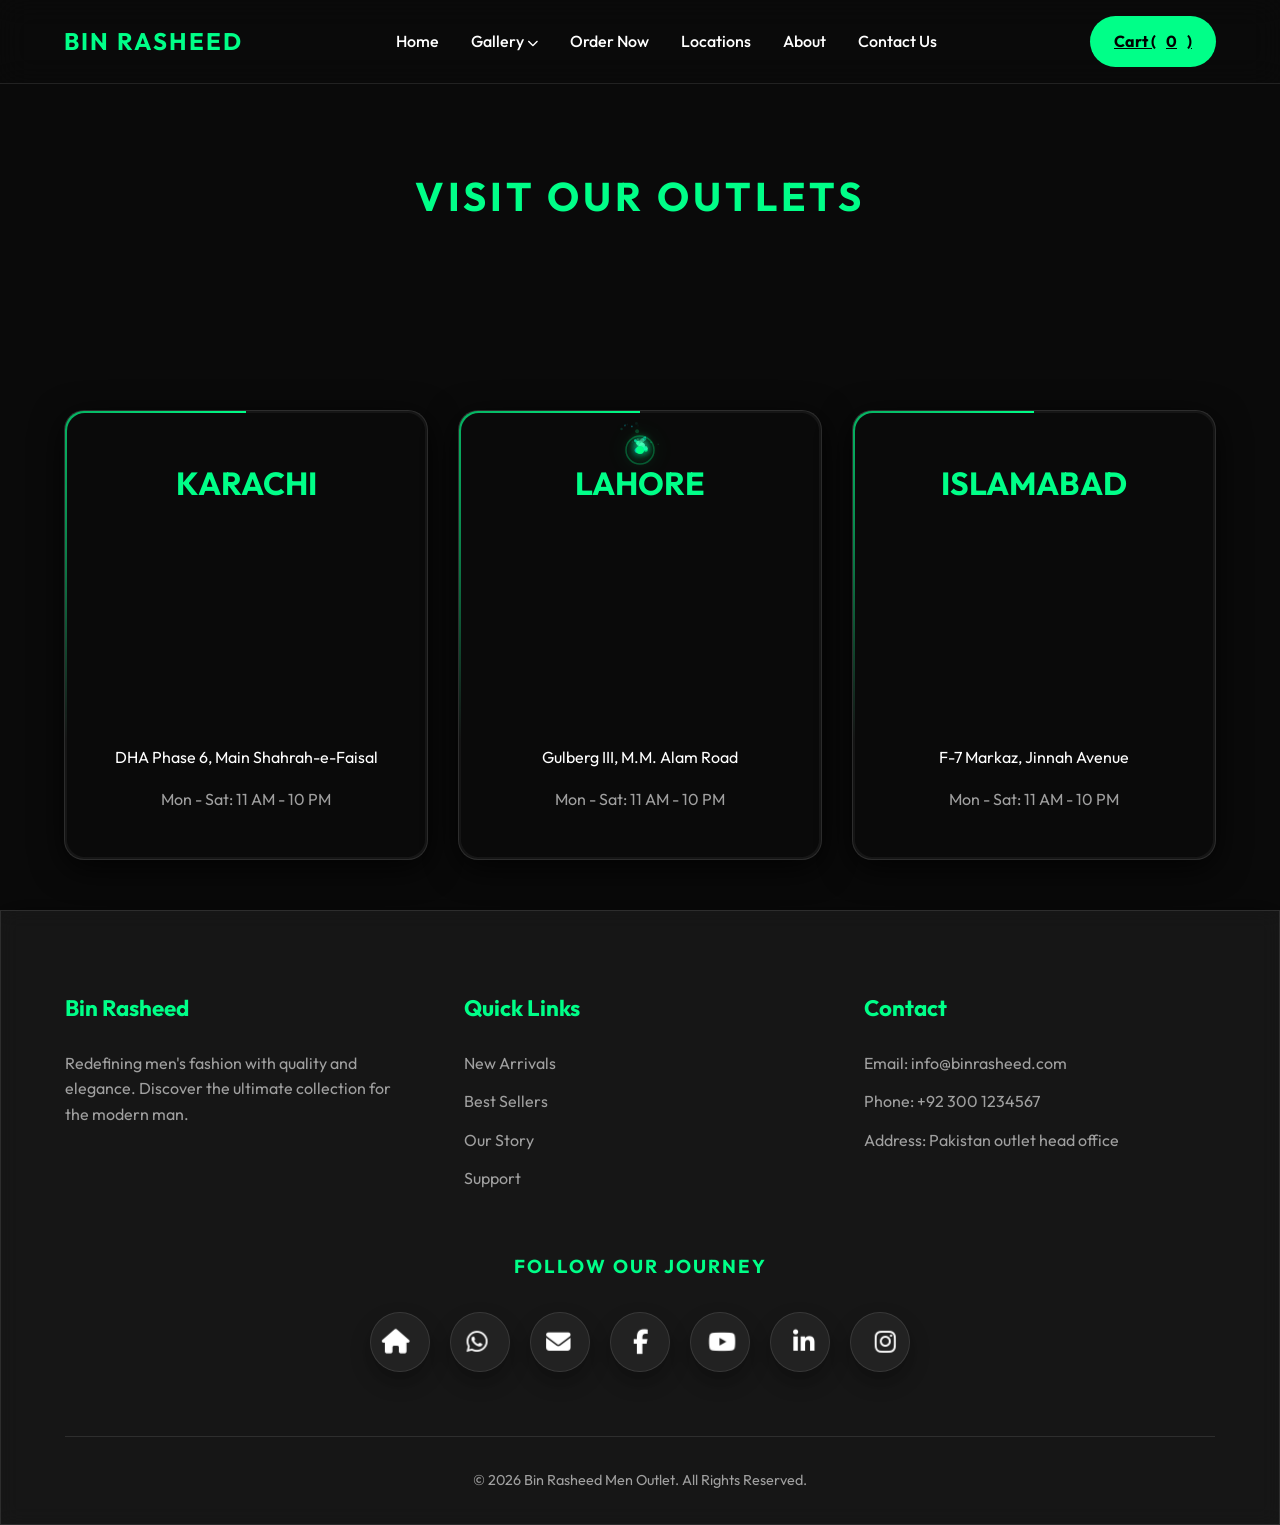
<file: locations.html>
<!DOCTYPE html>
<html lang="en">

<head>
    <meta charset="UTF-8">
    <meta name="viewport" content="width=device-width, initial-scale=1.0">
    <title>Our Locations | Bin Rasheed Men Outlet</title>
    <link rel="stylesheet" href="style.css">
    <link rel="stylesheet" href="https://cdnjs.cloudflare.com/ajax/libs/font-awesome/6.4.2/css/all.min.css">
    <style>
        .locations-grid {
            padding: 150px 5% 50px;
            display: grid;
            grid-template-columns: repeat(auto-fit, minmax(300px, 1fr));
            gap: 30px;
        }

        .map-card {
            height: 450px;
            padding: 2rem;
            display: flex;
            flex-direction: column;
            justify-content: center;
            align-items: center;
            text-align: center;
        }

        .city-name {
            font-size: 2rem;
            color: var(--primary);
            margin-bottom: 1rem;
            text-transform: uppercase;
        }
    </style>
</head>

<body>
    <div id="app"></div>
    <nav>
        <div class="logo">Bin Rasheed</div>
        <div class="mobile-toggle">
            <span></span>
            <span></span>
            <span></span>
        </div>
        <ul class="nav-links">
            <li><a href="index.html">Home</a></li>
            <li class="dropdown">
                <a href="gallery.html">Gallery <i class="fas fa-chevron-down" style="font-size: 0.7rem;"></i></a>
                <div class="dropdown-content">
                    <a href="gallery.html#packages" class="dropdown-item">Blessed Friday</a>
                    <a href="gallery.html#packages" class="dropdown-item">Eid Package</a>
                </div>
            </li>
            <li><a href="order.html">Order Now</a></li>
            <li><a href="locations.html">Locations</a></li>
            <li><a href="about.html">About</a></li>
            <li><a href="contact.html">Contact Us</a></li>
        </ul>
        <div class="nav-actions">
            <a href="order.html" class="cart-btn">
                Cart (<span class="cart-count">0</span>)
            </a>
        </div>
    </nav>

    <h1 class="section-title" style="margin-top: 100px;">Visit Our Outlets</h1>

    <div class="locations-grid">
        <div class="card-3d glass map-card">
            <h2 class="city-name">Karachi</h2>
            <iframe
                src="https://www.google.com/maps/embed?pb=!1m18!1m12!1m3!1d115813.916124564!2d67.018151!3d24.860734!2m3!1f0!2f0!3f0!3m2!1i1024!2i768!4f13.1!3m3!1m2!1s0x3eb33e0660293eb7%3A0xad63558fe536c96b!2sKarachi%2C%20Pakistan!5e0!3m2!1sen!2s!4v1700000000000"
                width="100%" height="200" style="border:0; border-radius: 10px; margin: 10px 0;" allowfullscreen=""
                loading="lazy"></iframe>
            <p>DHA Phase 6, Main Shahrah-e-Faisal</p>
            <p style="margin-top: 1rem; color: var(--text-muted);">Mon - Sat: 11 AM - 10 PM</p>
        </div>
        <div class="card-3d glass map-card">
            <h2 class="city-name">Lahore</h2>
            <iframe
                src="https://www.google.com/maps/embed?pb=!1m18!1m12!1m3!1d108841.416!2d74.3587!3d31.5204!2m3!1f0!2f0!3f0!3m2!1i1024!2i768!4f13.1!3m3!1m2!1s0x39190483e58107d9%3A0xc202c601b44d6d!2sLahore%2C%20Pakistan!5e0!3m2!1sen!2s!4v1700000000000"
                width="100%" height="200" style="border:0; border-radius: 10px; margin: 10px 0;" allowfullscreen=""
                loading="lazy"></iframe>
            <p>Gulberg III, M.M. Alam Road</p>
            <p style="margin-top: 1rem; color: var(--text-muted);">Mon - Sat: 11 AM - 10 PM</p>
        </div>
        <div class="card-3d glass map-card">
            <h2 class="city-name">Islamabad</h2>
            <iframe
                src="https://www.google.com/maps/embed?pb=!1m18!1m12!1m3!1d53066.398!2d73.0479!3d33.6844!2m3!1f0!2f0!3f0!3m2!1i1024!2i768!4f13.1!3m3!1m2!1s0x38dfbfd07891722f%3A0x6059515c3bdb02b6!2sIslamabad%2C%20Pakistan!5e0!3m2!1sen!2s!4v1700000000000"
                width="100%" height="200" style="border:0; border-radius: 10px; margin: 10px 0;" allowfullscreen=""
                loading="lazy"></iframe>
            <p>F-7 Markaz, Jinnah Avenue</p>
            <p style="margin-top: 1rem; color: var(--text-muted);">Mon - Sat: 11 AM - 10 PM</p>
        </div>
    </div>

    <footer class="glass">
        <div class="footer-content">
            <div class="footer-section">
                <h3>Bin Rasheed</h3>
                <p>Redefining men's fashion with quality and elegance. Discover the ultimate collection for the modern
                    man.</p>
            </div>
            <div class="footer-section">
                <h3>Quick Links</h3>
                <a href="gallery.html">New Arrivals</a>
                <a href="order.html">Best Sellers</a>
                <a href="about.html">Our Story</a>
                <a href="contact.html">Support</a>
            </div>
            <div class="footer-section">
                <h3>Contact</h3>
                <p>Email: info@binrasheed.com</p>
                <p>Phone: +92 300 1234567</p>
                <p>Address: Pakistan outlet head office</p>
            </div>
        </div>

        <div class="social-links-container" style="width: 100%; text-align: center; margin-top: 3rem;">
            <h3 style="color: var(--primary); margin-bottom: 1rem; text-transform: uppercase; letter-spacing: 2px;">
                Follow Our Journey</h3>
            <div class="social-links">
                <a href="index.html" class="social-icon home-link" title="Home"><i class="fas fa-house"></i></a>
                <a href="https://wa.me/923001234567" class="social-icon" target="_blank" rel="noopener noreferrer" title="WhatsApp"><i class="fab fa-whatsapp"></i></a>
                <a href="mailto:info@binrasheed.com" class="social-icon" title="Email"><i class="fas fa-envelope"></i></a>
                <a href="https://www.facebook.com" class="social-icon" target="_blank" rel="noopener noreferrer" title="Facebook"><i class="fab fa-facebook-f"></i></a>
                <a href="https://www.youtube.com" class="social-icon" target="_blank" rel="noopener noreferrer" title="YouTube"><i class="fab fa-youtube"></i></a>
                <a href="https://www.linkedin.com" class="social-icon" target="_blank" rel="noopener noreferrer" title="LinkedIn"><i class="fab fa-linkedin-in"></i></a>
                <a href="https://www.instagram.com" class="social-icon" target="_blank" rel="noopener noreferrer" title="Instagram"><i class="fab fa-instagram"></i></a>
            </div>
        </div>
        <div class="footer-bottom">
            <p>&copy; 2026 Bin Rasheed Men Outlet. All Rights Reserved.</p>
        </div>
    </footer>
    <script src="app.js"></script>
</body>

</html>
</file>
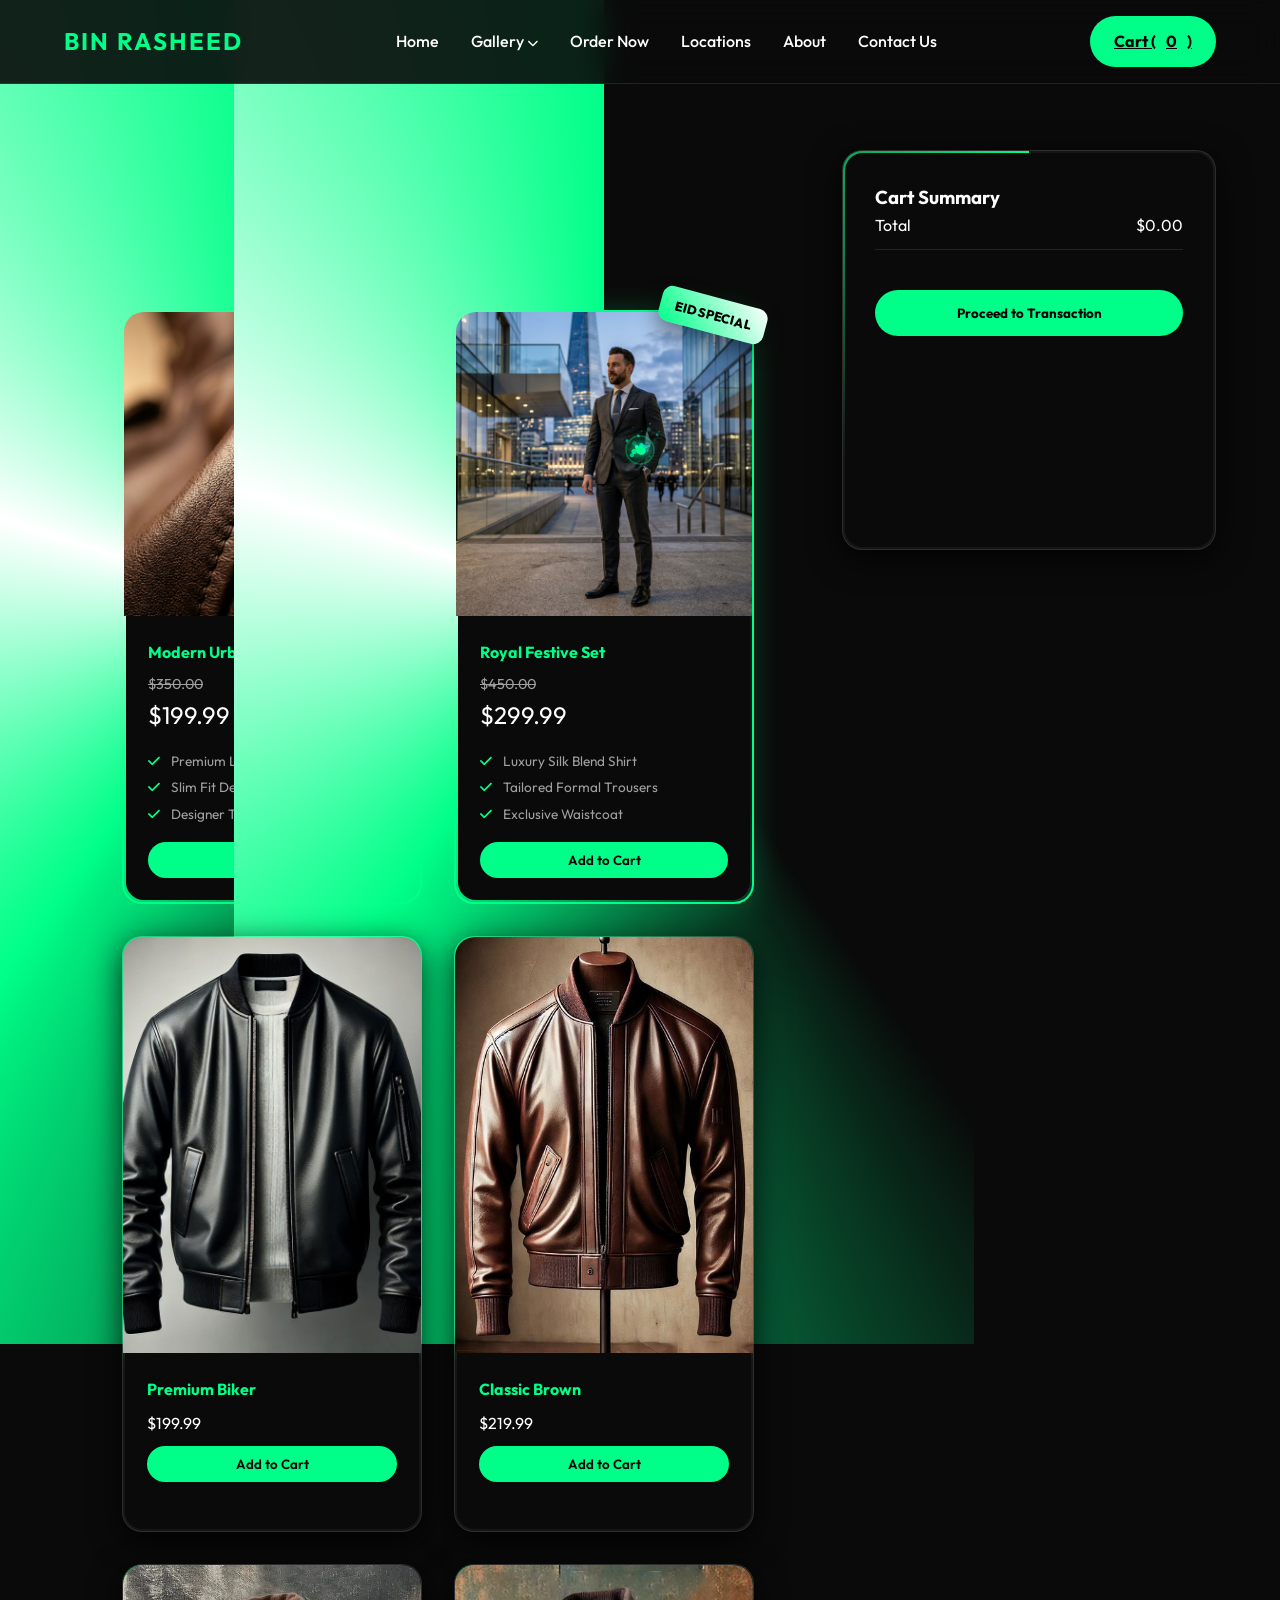
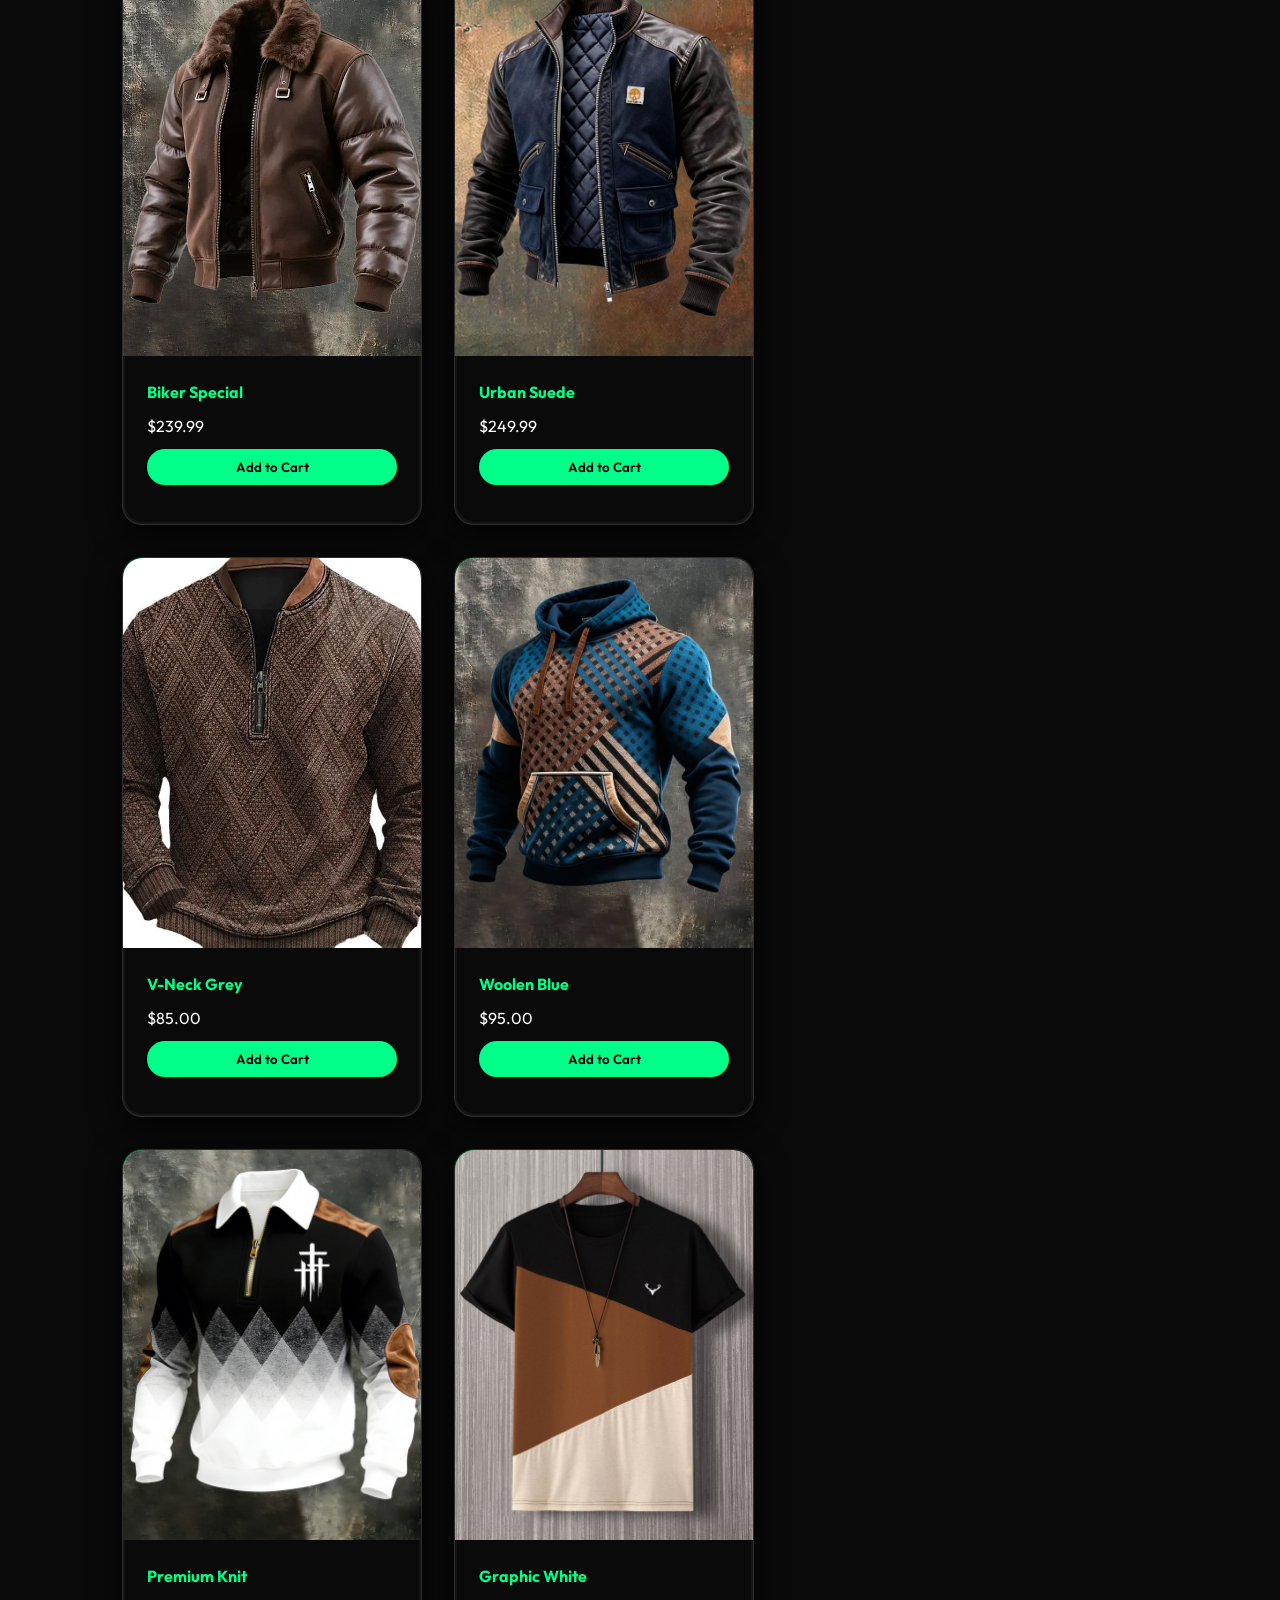
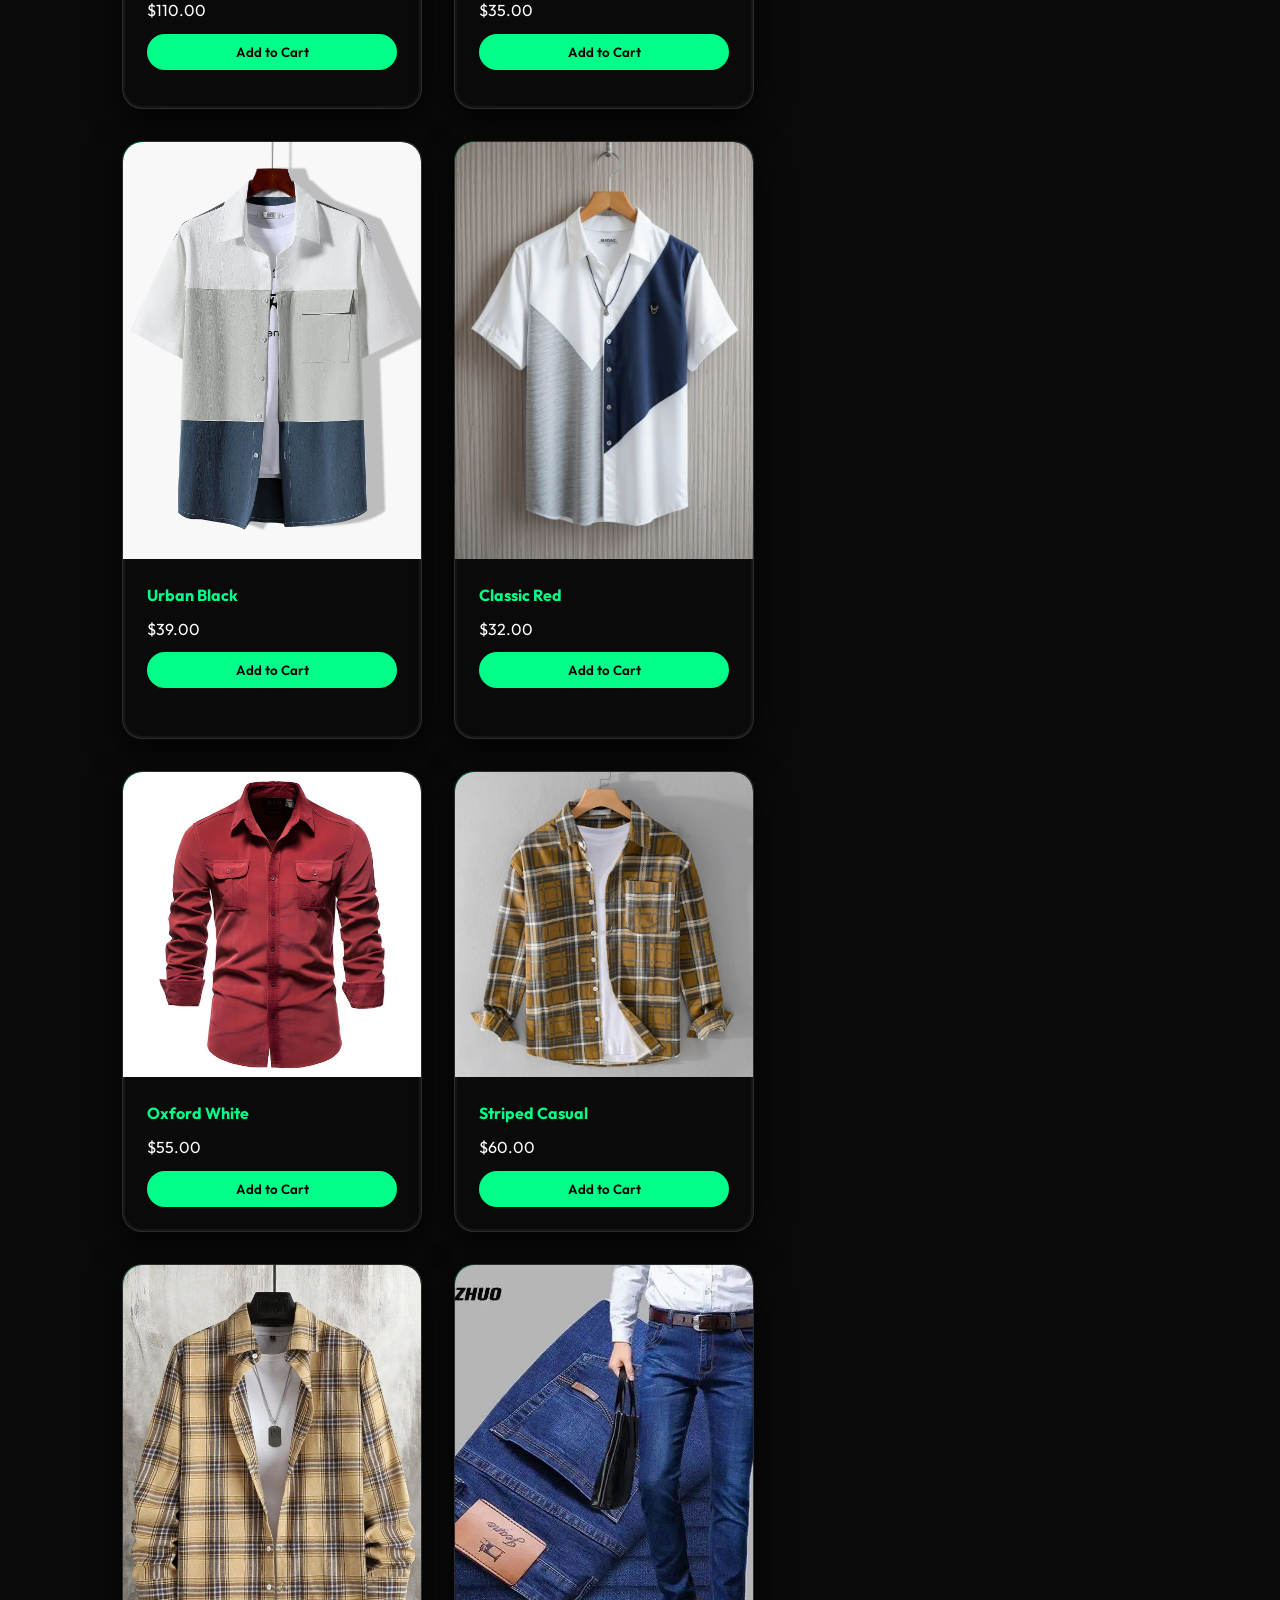
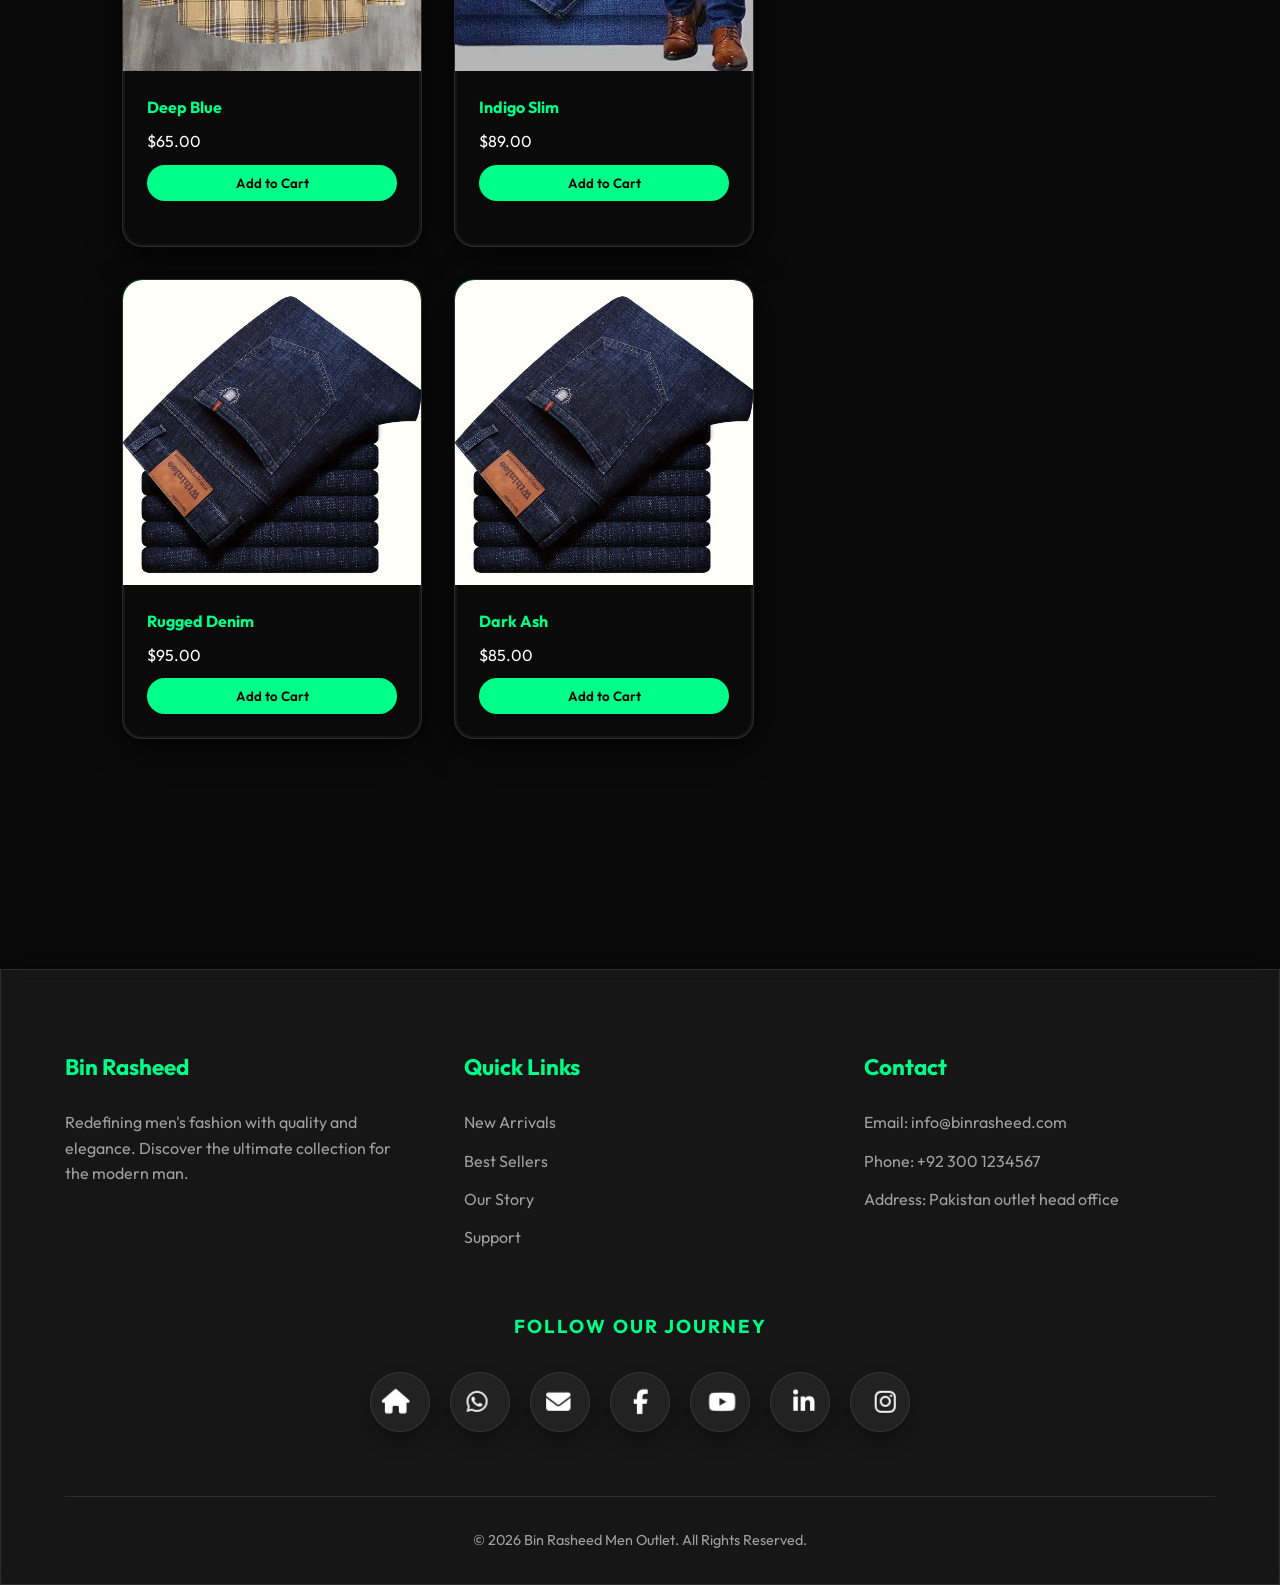
<file: order.html>
<!DOCTYPE html>
<html lang="en">

<head>
    <meta charset="UTF-8">
    <meta name="viewport" content="width=device-width, initial-scale=1.0">
    <title>Order Now | Bin Rasheed 3D Store</title>
    <link rel="stylesheet" href="style.css">
    <link rel="stylesheet" href="https://cdnjs.cloudflare.com/ajax/libs/font-awesome/6.4.2/css/all.min.css">
    <style>
        .order-container {
            padding: 150px 5%;
            display: grid;
            grid-template-columns: 2fr 1fr;
            gap: 30px;
        }

        .cart-summary {
            padding: 2rem;
            border-radius: 20px;
            position: sticky;
            top: 120px;
            height: fit-content;
        }

        .summary-item {
            display: flex;
            justify-content: space-between;
            margin-bottom: 20px;
            padding-bottom: 10px;
            border-bottom: 1px solid var(--glass-border);
        }

        .checkout-btn {
            width: 100%;
            background: var(--primary);
            color: #000;
            padding: 15px;
            border: none;
            border-radius: 30px;
            font-weight: 700;
            cursor: pointer;
            margin-top: 20px;
            transition: var(--transition);
        }

        .checkout-btn:hover {
            transform: scale(1.05);
            background: #fff;
        }

        .checkout-modal {
            position: fixed;
            top: 0;
            left: 0;
            width: 100%;
            height: 100%;
            background: rgba(0, 0, 0, 0.9);
            display: none;
            justify-content: center;
            align-items: center;
            z-index: 2000;
            padding: 20px;
        }

        .modal-content {
            width: 100%;
            max-width: 500px;
            padding: 3rem;
            border-radius: 30px;
            text-align: center;
        }

        .modal-content input {
            width: 100%;
            padding: 12px;
            margin: 10px 0;
            background: rgba(255, 255, 255, 0.05);
            border: 1px solid var(--glass-border);
            color: white;
            border-radius: 10px;
        }

        .thank-you {
            display: none;
        }


        .remove-btn {
            background: rgba(255, 68, 68, 0.1);
            color: #ff4444;
            border: 1px solid rgba(255, 68, 68, 0.2);
            width: 30px;
            height: 30px;
            border-radius: 50%;
            display: flex;
            align-items: center;
            justify-content: center;
            cursor: pointer;
            transition: var(--transition);
            font-size: 0.8rem;
        }

        .remove-btn:hover {
            background: #ff4444;
            color: #fff;
            transform: scale(1.1);
        }

        .cart-item-row {
            display: flex;
            justify-content: space-between;
            align-items: center;
            margin-bottom: 15px;
            padding-bottom: 10px;
            border-bottom: 1px solid var(--glass-border);
        }

        .cart-item-info {
            display: flex;
            flex-direction: column;
        }

        .cart-item-name {
            font-weight: 500;
        }

        .cart-item-price {
            font-size: 0.9rem;
            opacity: 0.8;
        }
    </style>
</head>

<body>
    <div id="app"></div>
    <nav>
        <div class="logo">Bin Rasheed</div>
        <div class="mobile-toggle">
            <span></span>
            <span></span>
            <span></span>
        </div>
        <ul class="nav-links">
            <li><a href="index.html">Home</a></li>
            <li class="dropdown">
                <a href="gallery.html">Gallery <i class="fas fa-chevron-down" style="font-size: 0.7rem;"></i></a>
                <div class="dropdown-content">
                    <a href="gallery.html#packages" class="dropdown-item">Blessed Friday</a>
                    <a href="gallery.html#packages" class="dropdown-item">Eid Package</a>
                </div>
            </li>
            <li><a href="order.html">Order Now</a></li>
            <li><a href="locations.html">Locations</a></li>
            <li><a href="about.html">About</a></li>
            <li><a href="contact.html">Contact Us</a></li>
        </ul>
        <div class="nav-actions">
            <a href="order.html" class="cart-btn">
                Cart (<span class="cart-count">0</span>)
            </a>
        </div>
    </nav>

    <div class="order-container">
        <div>
            <h2 class="section-title" style="text-align: left;">Available for Order</h2>
            <div class="product-grid" style="padding: 0;">
                <!-- Special Packages -->
                <div class="card-3d glass package-card">
                    <span class="premium-badge">Blessed Friday</span>
                    <div class="card-img-container">
                        <img src="image/premium_quality.png" alt="Blessed Friday Bundle">
                    </div>
                    <div class="card-info">
                        <h4>Modern Urban Bundle</h4>
                        <p style="text-decoration: line-through; color: var(--text-muted); font-size: 0.9rem;">$350.00
                        </p>
                        <p style="font-size: 1.5rem; color: #fff;">$199.99</p>
                        <ul class="package-features">
                            <li><i class="fas fa-check"></i> Premium Leather Jacket</li>
                            <li><i class="fas fa-check"></i> Slim Fit Denim</li>
                            <li><i class="fas fa-check"></i> Designer T-Shirt</li>
                        </ul>
                        <button class="order-btn add-to-cart" data-id="p1" data-name="Modern Urban Bundle"
                            data-price="199.99" data-img="image/premium_quality.png">Add to Cart</button>
                    </div>
                </div>
                <div class="card-3d glass package-card">
                    <span class="premium-badge">Eid Special</span>
                    <div class="card-img-container">
                        <img src="image/modern_fit.png" alt="Eid Festive Suit">
                    </div>
                    <div class="card-info">
                        <h4>Royal Festive Set</h4>
                        <p style="text-decoration: line-through; color: var(--text-muted); font-size: 0.9rem;">$450.00
                        </p>
                        <p style="font-size: 1.5rem; color: #fff;">$299.99</p>
                        <ul class="package-features">
                            <li><i class="fas fa-check"></i> Luxury Silk Blend Shirt</li>
                            <li><i class="fas fa-check"></i> Tailored Formal Trousers</li>
                            <li><i class="fas fa-check"></i> Exclusive Waistcoat</li>
                        </ul>
                        <button class="order-btn add-to-cart" data-id="p2" data-name="Royal Festive Set"
                            data-price="299.99" data-img="image/modern_fit.png">Add to Cart</button>
                    </div>
                </div>

                <!-- Jackets -->
                <div class="card-3d glass">
                    <div class="card-img-container"><img src="image/leather jacket image-1.jpg" alt="Jacket"></div>
                    <div class="card-info">
                        <h4>Premium Biker</h4>
                        <p>$199.99</p>
                        <button class="order-btn add-to-cart" data-id="j1" data-name="Premium Biker" data-price="199.99"
                            data-img="image/leather jacket image-1.jpg">Add to Cart</button>
                    </div>
                </div>
                <div class="card-3d glass">
                    <div class="card-img-container"><img src="image/leather jacket image-2.jpg" alt="Jacket"></div>
                    <div class="card-info">
                        <h4>Classic Brown</h4>
                        <p>$219.99</p>
                        <button class="order-btn add-to-cart" data-id="j2" data-name="Classic Brown" data-price="219.99"
                            data-img="image/leather jacket image-2.jpg">Add to Cart</button>
                    </div>
                </div>
                <div class="card-3d glass">
                    <div class="card-img-container"><img src="image/leather jacket image-4.jpg" alt="Jacket"></div>
                    <div class="card-info">
                        <h4>Biker Special</h4>
                        <p>$239.99</p>
                        <button class="order-btn add-to-cart" data-id="j4" data-name="Biker Special" data-price="239.99"
                            data-img="image/leather jacket image-4.jpg">Add to Cart</button>
                    </div>
                </div>
                <div class="card-3d glass">
                    <div class="card-img-container"><img src="image/leather jacket image-5.jpg" alt="Jacket"></div>
                    <div class="card-info">
                        <h4>Urban Suede</h4>
                        <p>$249.99</p>
                        <button class="order-btn add-to-cart" data-id="j5" data-name="Urban Suede" data-price="249.99"
                            data-img="image/leather jacket image-5.jpg">Add to Cart</button>
                    </div>
                </div>

                <!-- Sweaters -->
                <div class="card-3d glass">
                    <div class="card-img-container"><img src="image/men sweater image-1.jpg" alt="Sweater"></div>
                    <div class="card-info">
                        <h4>V-Neck Grey</h4>
                        <p>$85.00</p>
                        <button class="order-btn add-to-cart" data-id="s1" data-name="V-Neck Grey" data-price="85.00"
                            data-img="image/men sweater image-1.jpg">Add to Cart</button>
                    </div>
                </div>
                <div class="card-3d glass">
                    <div class="card-img-container"><img src="image/men sweater image-4.jpg" alt="Sweater"></div>
                    <div class="card-info">
                        <h4>Woolen Blue</h4>
                        <p>$95.00</p>
                        <button class="order-btn add-to-cart" data-id="s4" data-name="Woolen Blue" data-price="95.00"
                            data-img="image/men sweater image-4.jpg">Add to Cart</button>
                    </div>
                </div>
                <div class="card-3d glass">
                    <div class="card-img-container"><img src="image/men sweater image-5.jpg" alt="Sweater"></div>
                    <div class="card-info">
                        <h4>Premium Knit</h4>
                        <p>$110.00</p>
                        <button class="order-btn add-to-cart" data-id="s5" data-name="Premium Knit" data-price="110.00"
                            data-img="image/men sweater image-5.jpg">Add to Cart</button>
                    </div>
                </div>

                <!-- T-Shirts -->
                <div class="card-3d glass">
                    <div class="card-img-container"><img src="image/men T-shirt-1.jpg" alt="T-Shirt"></div>
                    <div class="card-info">
                        <h4>Graphic White</h4>
                        <p>$35.00</p>
                        <button class="order-btn add-to-cart" data-id="t1" data-name="Graphic White" data-price="35.00"
                            data-img="image/men T-shirt-1.jpg">Add to Cart</button>
                    </div>
                </div>
                <div class="card-3d glass">
                    <div class="card-img-container"><img src="image/men T-shirt-4.jpg" alt="T-Shirt"></div>
                    <div class="card-info">
                        <h4>Urban Black</h4>
                        <p>$39.00</p>
                        <button class="order-btn add-to-cart" data-id="t4" data-name="Urban Black" data-price="39.00"
                            data-img="image/men T-shirt-4.jpg">Add to Cart</button>
                    </div>
                </div>
                <div class="card-3d glass">
                    <div class="card-img-container"><img src="image/men T-shirt-5.jpg" alt="T-Shirt"></div>
                    <div class="card-info">
                        <h4>Classic Red</h4>
                        <p>$32.00</p>
                        <button class="order-btn add-to-cart" data-id="t5" data-name="Classic Red" data-price="32.00"
                            data-img="image/men T-shirt-5.jpg">Add to Cart</button>
                    </div>
                </div>

                <!-- Shirts -->
                <div class="card-3d glass">
                    <div class="card-img-container"><img src="image/men Shirt-1.jpg" alt="Shirt"></div>
                    <div class="card-info">
                        <h4>Oxford White</h4>
                        <p>$55.00</p>
                        <button class="order-btn add-to-cart" data-id="sh1" data-name="Oxford White" data-price="55.00"
                            data-img="image/men Shirt-1.jpg">Add to Cart</button>
                    </div>
                </div>
                <div class="card-3d glass">
                    <div class="card-img-container"><img src="image/men Shirt-4.jpg" alt="Shirt"></div>
                    <div class="card-info">
                        <h4>Striped Casual</h4>
                        <p>$60.00</p>
                        <button class="order-btn add-to-cart" data-id="sh4" data-name="Striped Casual"
                            data-price="60.00" data-img="image/men Shirt-4.jpg">Add to Cart</button>
                    </div>
                </div>
                <div class="card-3d glass">
                    <div class="card-img-container"><img src="image/men Shirt-5.jpg" alt="Shirt"></div>
                    <div class="card-info">
                        <h4>Deep Blue</h4>
                        <p>$65.00</p>
                        <button class="order-btn add-to-cart" data-id="sh5" data-name="Deep Blue" data-price="65.00"
                            data-img="image/men Shirt-5.jpg">Add to Cart</button>
                    </div>
                </div>

                <!-- Jeans -->
                <div class="card-3d glass">
                    <div class="card-img-container"><img src="image/men jeans-1.jpg" alt="Jeans"></div>
                    <div class="card-info">
                        <h4>Indigo Slim</h4>
                        <p>$89.00</p>
                        <button class="order-btn add-to-cart" data-id="j1" data-name="Indigo Slim" data-price="89.00"
                            data-img="image/men jeans-1.jpg">Add to Cart</button>
                    </div>
                </div>
                <div class="card-3d glass">
                    <div class="card-img-container"><img src="image/men jeans-4.jpg" alt="Jeans"></div>
                    <div class="card-info">
                        <h4>Rugged Denim</h4>
                        <p>$95.00</p>
                        <button class="order-btn add-to-cart" data-id="j4" data-name="Rugged Denim" data-price="95.00"
                            data-img="image/men jeans-4.jpg">Add to Cart</button>
                    </div>
                </div>
                <div class="card-3d glass">
                    <div class="card-img-container"><img src="image/men jeans-5.jpg" alt="Jeans"></div>
                    <div class="card-info">
                        <h4>Dark Ash</h4>
                        <p>$85.00</p>
                        <button class="order-btn add-to-cart" data-id="j5" data-name="Dark Ash" data-price="85.00"
                            data-img="image/men jeans-5.jpg">Add to Cart</button>
                    </div>
                </div>
            </div>
        </div>

        <div class="cart-summary glass card-3d">
            <h3>Cart Summary</h3>
            <div id="cart-items">
                <!-- JS populated -->
            </div>
            <div class="summary-item">
                <span>Total</span>
                <span id="cart-total">$0.00</span>
            </div>
            <button class="checkout-btn" onclick="openCheckout()">Proceed to Transaction</button>
        </div>
    </div>

    <!-- Checkout Modal -->
    <div class="checkout-modal" id="checkout-modal">
        <div class="modal-content glass">
            <div id="form-container">
                <h2 style="color: var(--primary); margin-bottom: 2rem;">Shipping Details</h2>
                <input type="text" placeholder="Full Name" required>
                <input type="text" placeholder="Shipping Address" required>
                <input type="email" placeholder="Email Address" required>
                <input type="text" placeholder="Card Number (Demo)" required>
                <button class="checkout-btn" onclick="completeOrder()">Complete Order</button>
            </div>
            <div class="thank-you" id="thank-you">
                <h2 style="color: #4CAF50; font-size: 3rem;">Thank You!</h2>
                <p style="margin: 2rem 0;">Your order has been placed successfully. You will receive a confirmation
                    email shortly.</p>
                <button class="checkout-btn" onclick="location.href='index.html'">Return to Store</button>
            </div>
        </div>
    </div>

    <footer class="glass" style="margin-top: 5rem;">
        <div class="footer-content">
            <div class="footer-section">
                <h3>Bin Rasheed</h3>
                <p>Redefining men's fashion with quality and elegance. Discover the ultimate collection for the modern
                    man.</p>
            </div>
            <div class="footer-section">
                <h3>Quick Links</h3>
                <a href="gallery.html">New Arrivals</a>
                <a href="order.html">Best Sellers</a>
                <a href="about.html">Our Story</a>
                <a href="contact.html">Support</a>
            </div>
            <div class="footer-section">
                <h3>Contact</h3>
                <p>Email: info@binrasheed.com</p>
                <p>Phone: +92 300 1234567</p>
                <p>Address: Pakistan outlet head office</p>
            </div>
        </div>

        <div class="social-links-container" style="width: 100%; text-align: center; margin-top: 3rem;">
            <h3 style="color: var(--primary); margin-bottom: 1rem; text-transform: uppercase; letter-spacing: 2px;">
                Follow Our Journey</h3>
            <div class="social-links">
                <a href="index.html" class="social-icon home-link" title="Home"><i class="fas fa-house"></i></a>
                <a href="https://wa.me/923001234567" class="social-icon" target="_blank" rel="noopener noreferrer" title="WhatsApp"><i class="fab fa-whatsapp"></i></a>
                <a href="mailto:info@binrasheed.com" class="social-icon" title="Email"><i class="fas fa-envelope"></i></a>
                <a href="https://www.facebook.com" class="social-icon" target="_blank" rel="noopener noreferrer" title="Facebook"><i class="fab fa-facebook-f"></i></a>
                <a href="https://www.youtube.com" class="social-icon" target="_blank" rel="noopener noreferrer" title="YouTube"><i class="fab fa-youtube"></i></a>
                <a href="https://www.linkedin.com" class="social-icon" target="_blank" rel="noopener noreferrer" title="LinkedIn"><i class="fab fa-linkedin-in"></i></a>
                <a href="https://www.instagram.com" class="social-icon" target="_blank" rel="noopener noreferrer" title="Instagram"><i class="fab fa-instagram"></i></a>
            </div>
        </div>
        <div class="footer-bottom">
            <p>&copy; 2026 Bin Rasheed Men Outlet. All Rights Reserved.</p>
        </div>
    </footer>
    <script src="app.js"></script>
    <script>
        function openCheckout() {
            if (cart.length === 0) {
                alert("Cart is empty!");
                return;
            }
            document.getElementById('checkout-modal').style.display = 'flex';
        }

        function completeOrder() {
            document.getElementById('form-container').style.display = 'none';
            document.getElementById('thank-you').style.display = 'block';
            localStorage.removeItem('br_cart');
            cart = [];
            updateCartBadge();
        }

        function renderSummary() {
            const container = document.getElementById('cart-items');
            const totalEl = document.getElementById('cart-total');
            container.innerHTML = '';
            let total = 0;
            cart.forEach((item, index) => {
                container.innerHTML += `
                    <div class="cart-item-row">
                        <div class="cart-item-info">
                            <span class="cart-item-name">${item.name}</span>
                            <span class="cart-item-price">$${item.price}</span>
                        </div>
                        <button class="remove-btn" onclick="removeFromCart(${index})" title="Remove Item">
                            <i class="fas fa-trash"></i>
                        </button>
                    </div>`;
                total += parseFloat(item.price);
            });
            totalEl.innerText = `$${total.toFixed(2)}`;
        }

        // Overload updateCartBadge to also render summary
        const oldUpdate = window.updateCartBadge;
        window.updateCartBadge = function () {
            if (typeof oldUpdate === 'function') oldUpdate();
            renderSummary();
        };
        renderSummary();
    </script>
</body>

</html>
</file>
<file: style.css>
@import url('https://fonts.googleapis.com/css2?family=Outfit:wght@300;400;600;700&display=swap');

:root {
    --primary: #00ff88;
    /* Emerald Green (New Theme) */
    /* Previous: #d4af37 (Gold) */
    --primary-dark: #00cc6a;
    /* Previous: #aa8c2c (Gold-Dark) */
    --bg-dark: #0a0a0a;
    --bg-card: rgba(255, 255, 255, 0.05);
    --text-light: #ffffff;
    --text-muted: #a0a0a0;
    --glass-border: rgba(255, 255, 255, 0.1);
    --glass-shadow: 0 8px 32px 0 rgba(0, 0, 0, 0.8);
    --transition: 0.4s cubic-bezier(0.175, 0.885, 0.32, 1.275);
}

* {
    margin: 0;
    padding: 0;
    box-sizing: border-box;
    font-family: 'Outfit', sans-serif;
}

body {
    background-color: var(--bg-dark);
    color: var(--text-light);
    overflow-x: hidden;
    line-height: 1.6;
    cursor: none !important;
}

* {
    cursor: none !important;
}

/* Particle cursor canvas is injected by app.js */
#particle-canvas {
    position: fixed;
    top: 0;
    left: 0;
    pointer-events: none;
    z-index: 99999;
}

/* Glassmorphism Utility */
.glass {
    background: var(--bg-card);
    backdrop-filter: blur(10px);
    -webkit-backdrop-filter: blur(10px);
    border: 1px solid var(--glass-border);
    box-shadow: var(--glass-shadow);
}

/* 3D Container */
.container-3d {
    perspective: 1000px;
}

/* Navbar */
nav {
    position: fixed;
    top: 0;
    width: 100%;
    z-index: 1000;
    display: flex;
    justify-content: space-between;
    align-items: center;
    padding: 1rem 5%;
    background: rgba(10, 10, 10, 0.9);
    backdrop-filter: blur(15px);
    border-bottom: 1px solid var(--glass-border);
}

.logo {
    font-size: 1.5rem;
    font-weight: 700;
    color: var(--primary);
    text-transform: uppercase;
    letter-spacing: 2px;
    animation: colorCycle 8s infinite;
}

@keyframes colorCycle {
    0% {
        color: var(--primary);
    }

    25% {
        color: #00ecff;
    }

    /* Cyan */
    50% {
        color: #ff00ff;
    }

    /* Magenta */
    75% {
        color: #00ff88;
    }

    /* Spring Green */
    100% {
        color: var(--primary);
    }
}

.nav-links {
    display: flex;
    gap: 2rem;
    list-style: none;
}

.nav-links a {
    text-decoration: none;
    color: var(--text-light);
    font-weight: 500;
    transition: var(--transition);
    position: relative;
    padding: 5px 0;
}

.mobile-toggle {
    display: none;
    flex-direction: column;
    gap: 5px;
    cursor: pointer;
    z-index: 1001;
}

.mobile-toggle span {
    width: 25px;
    height: 3px;
    background: var(--primary);
    transition: var(--transition);
}

.mobile-toggle span.active:nth-child(1) {
    transform: rotate(45deg) translate(5px, 5px);
}

.mobile-toggle span.active:nth-child(2) {
    opacity: 0;
}

.mobile-toggle span.active:nth-child(3) {
    transform: rotate(-45deg) translate(6px, -7px);
}

@media (max-width: 992px) {
    .mobile-toggle {
        display: flex;
    }

    .nav-links {
        position: fixed;
        top: 0;
        right: -100%;
        height: 100vh;
        width: 70%;
        background: rgba(10, 10, 10, 0.98);
        flex-direction: column;
        justify-content: center;
        align-items: center;
        transition: 0.5s ease-in-out;
        z-index: 1000;
        backdrop-filter: blur(20px);
    }

    .nav-links.active {
        right: 0;
    }

    .nav-links a {
        font-size: 1.2rem;
    }

    .dropdown-content {
        position: static;
        background: transparent;
        box-shadow: none;
        border: none;
        opacity: 1;
        visibility: visible;
        display: none;
        padding-left: 20px;
    }

    .dropdown:hover .dropdown-content {
        display: block;
    }
}

/* Dropdown Menu */
.dropdown {
    position: relative;
}

.dropdown-content {
    position: absolute;
    top: 100%;
    left: 50%;
    transform: translateX(-50%) translateY(10px);
    background: rgba(10, 10, 10, 0.95);
    backdrop-filter: blur(20px);
    border: 1px solid var(--glass-border);
    min-width: 200px;
    border-radius: 15px;
    padding: 1rem 0;
    opacity: 0;
    visibility: hidden;
    transition: var(--transition);
    z-index: 1100;
}

.dropdown:hover .dropdown-content {
    opacity: 1;
    visibility: visible;
    transform: translateX(-50%) translateY(0);
}

.dropdown-item {
    padding: 0.8rem 1.5rem;
    color: var(--text-light);
    text-decoration: none;
    display: block;
    transition: var(--transition);
    font-size: 0.9rem;
    white-space: nowrap;
}

.dropdown-item:hover {
    background: rgba(0, 255, 136, 0.1);
    color: var(--primary);
    padding-left: 2rem;
}


.nav-links a::after {
    content: '';
    position: absolute;
    bottom: 0;
    left: 0;
    width: 0;
    height: 2px;
    background: var(--primary);
    transition: var(--transition);
}

.nav-links a:hover {
    color: var(--primary);
}

.nav-links a:hover::after {
    width: 100%;
}

/* Footer Section */
footer {
    padding: 5rem 5% 2rem;
    background: #050505;
    position: relative;
    overflow: hidden;
}

.footer-content {
    display: grid;
    grid-template-columns: repeat(auto-fit, minmax(250px, 1fr));
    gap: 3rem;
    position: relative;
    z-index: 2;
}

.footer-section h3 {
    color: var(--primary);
    margin-bottom: 1.5rem;
    font-size: 1.4rem;
}

.footer-section p,
.footer-section a {
    color: var(--text-muted);
    text-decoration: none;
    margin-bottom: 0.8rem;
    display: block;
    transition: var(--transition);
}

.footer-section a:hover {
    color: var(--primary);
    transform: translateX(10px);
}

/* 3D Social Icons */
.social-links {
    display: flex;
    justify-content: center;
    gap: 20px;
    margin: 30px 0;
    perspective: 1000px;
}

.social-icon {
    width: 60px;
    height: 60px;
    background: var(--bg-card);
    border: 1px solid var(--glass-border);
    border-radius: 50%;
    display: flex;
    justify-content: center;
    align-items: center;
    color: var(--text-light);
    font-size: 1.5rem;
    text-decoration: none;
    transition: 0.5s cubic-bezier(0.175, 0.885, 0.32, 1.275);
    position: relative;
    transform-style: preserve-3d;
    box-shadow: 0 10px 20px rgba(0, 0, 0, 0.3);
}

.social-icon:hover {
    background: var(--primary);
    color: #000;
    transform: rotateY(360deg) rotateY(20deg) scale(1.3);
    box-shadow: 0 15px 30px var(--primary);
}

.social-icon i {
    transform: translateZ(20px);
    transition: 0.5s;
}

.social-icon:hover i {
    transform: translateZ(40px);
}

.footer-bottom {
    margin-top: 4rem;
    padding-top: 2rem;
    border-top: 1px solid var(--glass-border);
    text-align: center;
    color: var(--text-muted);
    font-size: 0.9rem;
}

/* 3D Animated Card Styling with Moving Red Light Border */
.card-3d {
    width: 100%;
    min-height: 400px;
    background: var(--bg-card);
    border-radius: 20px;
    position: relative;
    transform-style: preserve-3d;
    transition: transform 0.6s;
    cursor: pointer;
    flex-shrink: 0;
    overflow: hidden;
    /* Added to clip the rotating light */
    display: flex;
    flex-direction: column;
}

/* Ensure all content stays above the rotating light background */
.card-3d>* {
    position: relative;
    z-index: 1;
}

/* Default product card size */
.product-grid .card-3d {
    width: 300px;
    min-height: 400px;
}

.card-3d::before {
    content: '';
    position: absolute;
    width: 250%;
    /* Increased for large cards */
    height: 250%;
    background: conic-gradient(transparent, transparent, transparent, var(--primary));
    animation: borderRotate 4s linear infinite;
    top: -75%;
    left: -75%;
    pointer-events: none;
}

.card-3d::after {
    content: '';
    position: absolute;
    inset: 2px;
    background: #0a0a0a;
    border-radius: 18px;
    z-index: 0;
    pointer-events: none;
}

@keyframes borderRotate {
    from {
        transform: rotate(0deg);
    }

    to {
        transform: rotate(360deg);
    }
}

.card-3d:hover {
    transform: rotateY(10deg) rotateX(10deg);
}

.card-img-container {
    height: 70%;
    overflow: hidden;
    border-radius: 20px 20px 0 0;
    position: relative;
}

.card-img-container img {
    width: 100%;
    height: 100%;
    object-fit: cover;
    transition: transform 0.5s ease;
}

.card-3d:hover .card-img-container img {
    transform: scale(1.1);
}

.card-info {
    padding: 1.5rem;
    transform: translateZ(30px);
}

.card-info h4 {
    color: var(--primary);
    margin-bottom: 0.5rem;
}

/* Premium Package Styling */
.package-card {
    border: 2px solid var(--primary);
    box-shadow: 0 0 30px rgba(0, 255, 136, 0.2);
    overflow: visible;
}

.package-card::before {
    background: conic-gradient(transparent, transparent, transparent, #00ff88, #ffffff, #00ff88);
}

.premium-badge {
    position: absolute;
    top: -15px;
    right: -15px;
    background: linear-gradient(45deg, var(--primary), #fff);
    color: #000;
    padding: 8px 15px;
    border-radius: 10px;
    font-weight: 800;
    font-size: 0.8rem;
    text-transform: uppercase;
    transform: rotate(15deg);
    box-shadow: 0 10px 20px rgba(0, 0, 0, 0.4);
    z-index: 10;
    animation: pulseBadge 2s infinite;
}

@keyframes pulseBadge {
    0% {
        transform: rotate(15deg) scale(1);
    }

    50% {
        transform: rotate(15deg) scale(1.1);
    }

    100% {
        transform: rotate(15deg) scale(1);
    }
}

.package-features {
    list-style: none;
    margin: 1rem 0;
    font-size: 0.85rem;
    color: var(--text-muted);
}

.package-features li {
    margin-bottom: 5px;
}

.package-features li i {
    color: var(--primary);
    margin-right: 8px;
}

/* 360 Carousel Wrapper */
.carousel-container {
    width: 100%;
    height: 90vh;
    display: flex;
    justify-content: center;
    align-items: center;
    overflow: hidden;
    perspective: 2000px;
    margin-top: 80px;
}

.carousel-stage {
    position: relative;
    width: 600px;
    height: 400px;
    transform-style: preserve-3d;
    animation: rotate360 30s linear infinite;
}

.carousel-item {
    position: absolute;
    width: 100%;
    height: 100%;
    border-radius: 20px;
    display: flex;
    justify-content: center;
    align-items: center;
    overflow: hidden;
    border: 2px solid var(--primary);
    backface-visibility: hidden;
}

.carousel-item img {
    width: 100%;
    height: 100%;
    object-fit: cover;
}

@keyframes rotate360 {
    from {
        transform: rotateY(0);
    }

    to {
        transform: rotateY(360deg);
    }
}

/* Cart Button & Badge */
.cart-btn {
    background: var(--primary);
    color: #000;
    border: none;
    padding: 0.8rem 1.5rem;
    border-radius: 30px;
    font-weight: 700;
    cursor: pointer;
    transition: var(--transition);
    display: flex;
    align-items: center;
    gap: 10px;
}

.cart-btn:hover {
    background: #fff;
    transform: translateY(-3px);
    box-shadow: 0 10px 20px rgba(212, 175, 55, 0.4);
}

/* Sections Branding */
.section-title {
    text-align: center;
    padding: 4rem 0 2rem;
    font-size: 2.5rem;
    text-transform: uppercase;
    letter-spacing: 4px;
    color: var(--primary);
}

.product-grid {
    display: flex;
    flex-wrap: wrap;
    justify-content: center;
    gap: 2rem;
    padding: 0 5% 5rem;
}

.order-btn {
    background: var(--primary);
    color: #000;
    border: none;
    padding: 10px 20px;
    border-radius: 20px;
    cursor: pointer;
    width: 100%;
    margin-top: 10px;
    font-weight: 600;
    transition: var(--transition);
    text-decoration: none;
    display: flex;
    justify-content: center;
    align-items: center;
}

.order-btn:hover {
    background: #fff;
    transform: scale(1.05);
}

@keyframes wingFlap {
    0%, 100% { transform: scaleY(1) translateY(0); }
    50% { transform: scaleY(0.7) translateY(-2px); }
}

.flying-sparrow {
    position: fixed;
    z-index: 9999;
    color: var(--primary);
    font-size: 1.5rem;
    pointer-events: none;
    transition: all 2.5s cubic-bezier(0.175, 0.885, 0.32, 1.275);
}

.flying-sparrow i {
    animation: wingFlap 0.2s infinite ease-in-out;
    filter: drop-shadow(0 0 5px var(--primary));
}

.cart-pulse {
    animation: cartPulse 0.5s ease-out;
}

@keyframes cartPulse {
    0% { transform: scale(1); }
    50% { transform: scale(1.3); background: #fff; }
    100% { transform: scale(1); }
}
</file>
